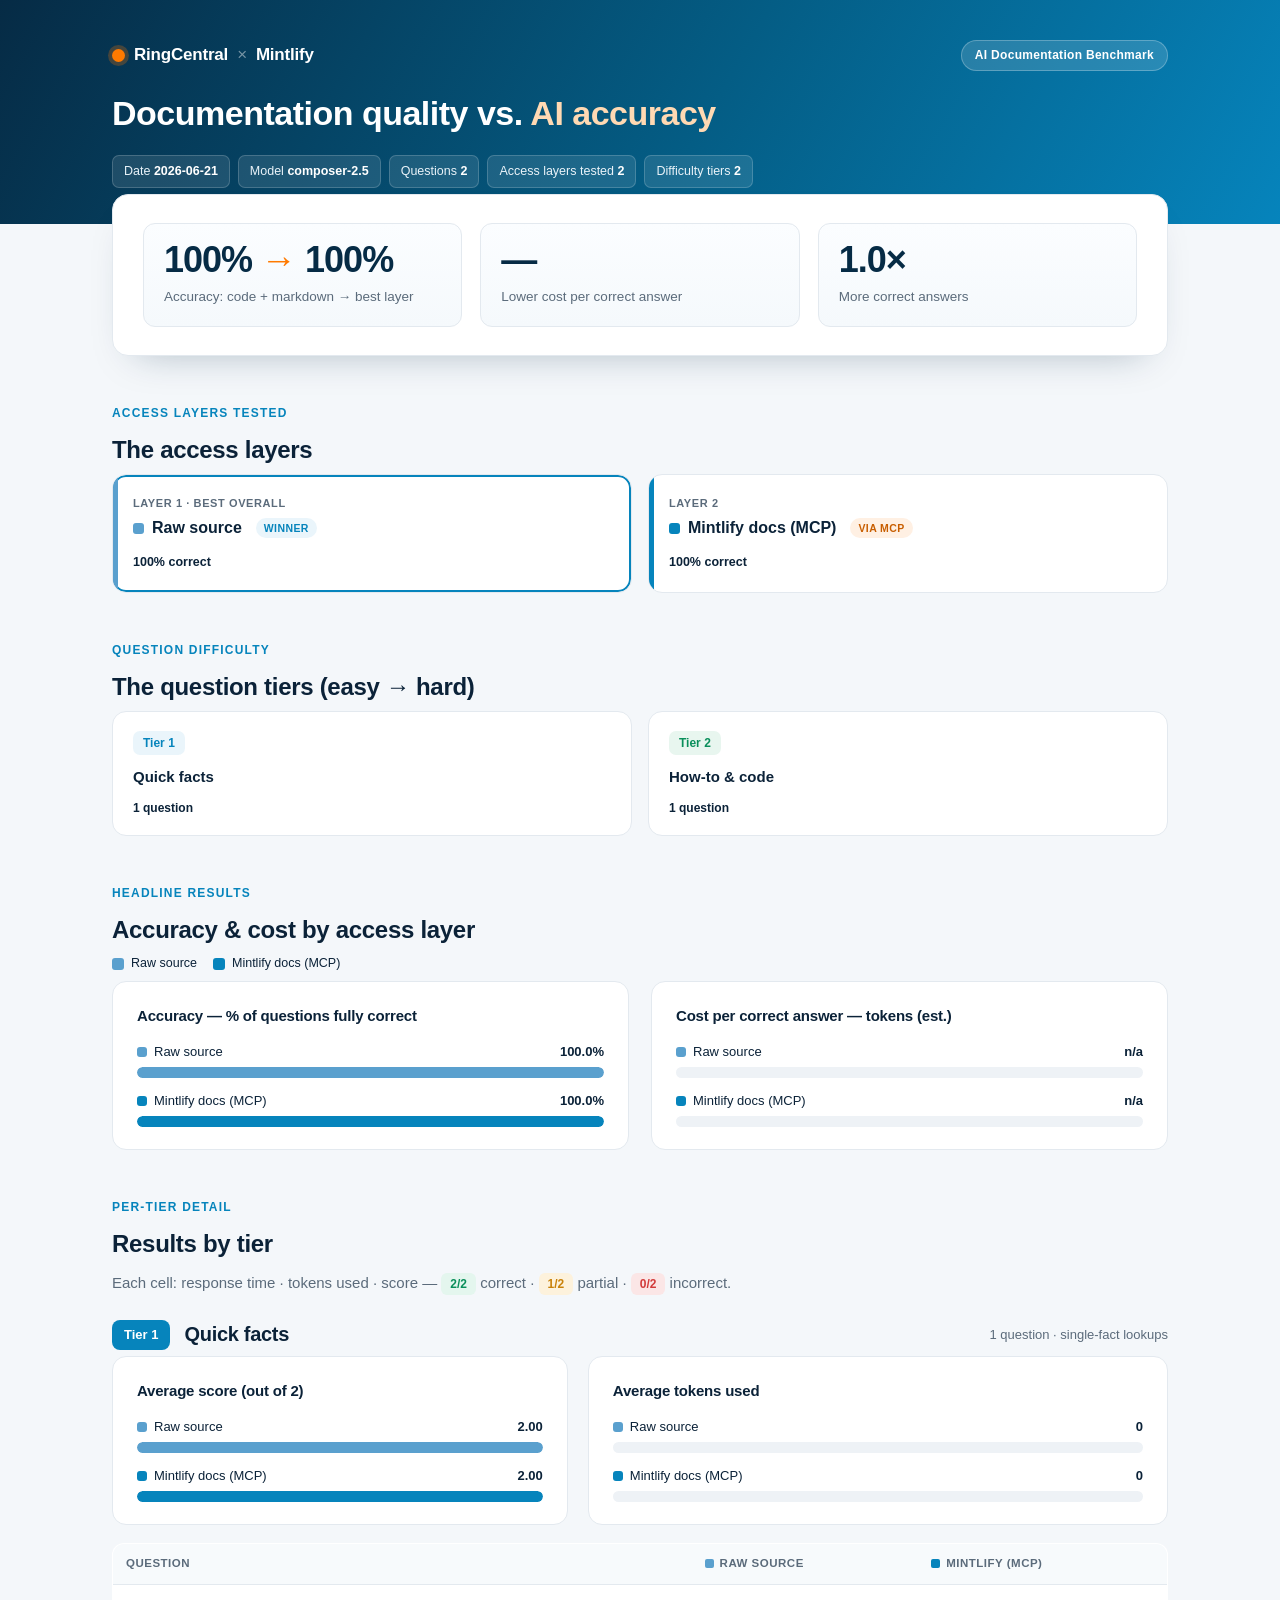
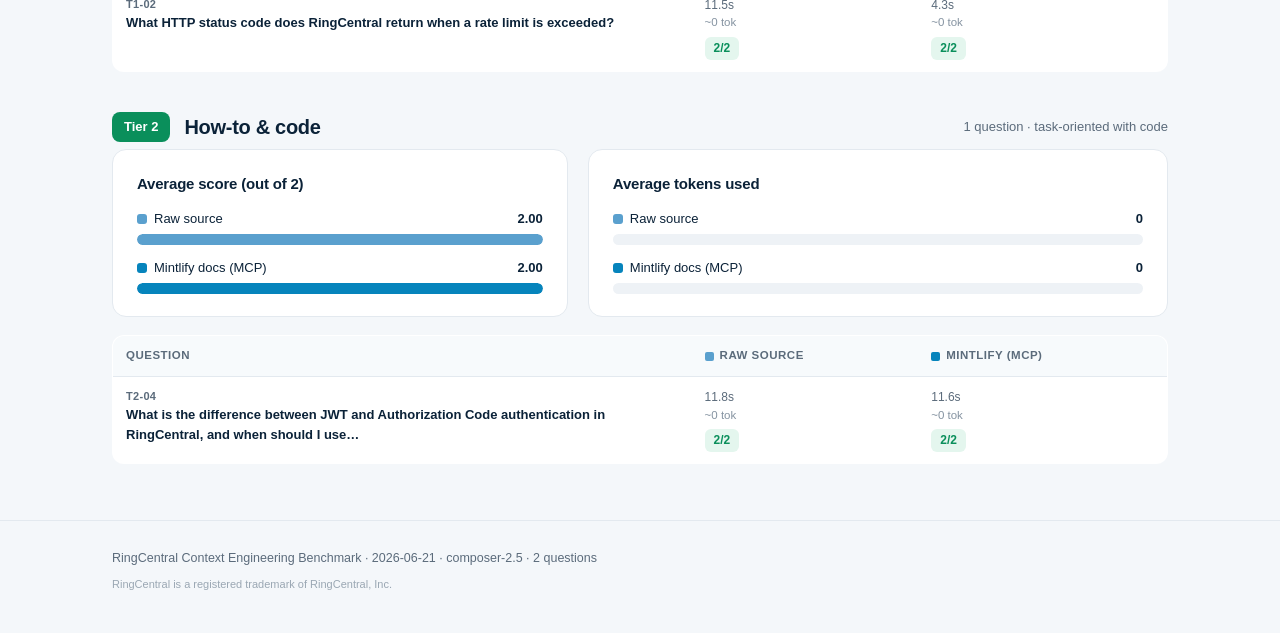
<file: benchmark/results/experiment_20260621_235732.html>
<!DOCTYPE html>
<html lang="en">
<head>
<meta charset="UTF-8">
<meta name="viewport" content="width=device-width, initial-scale=1.0">
<title>Documentation Quality vs. AI Accuracy — RingCentral Benchmark</title>
<style>
  :root{
    --rc-blue:#0684BC;--rc-blue-dark:#045d85;--rc-navy:#062b45;--rc-orange:#ff7a00;
    --ink:#0b2238;--muted:#5b6b7b;--line:#e3e9ef;--line-soft:#eef2f6;--bg:#f4f7fa;--card:#ffffff;
    --good:#0a8f5b;--warn:#c9820a;--bad:#d23b3b;
  }
  *{box-sizing:border-box;margin:0;padding:0;}
  body{font-family:-apple-system,BlinkMacSystemFont,'Segoe UI',Roboto,Helvetica,Arial,sans-serif;background:var(--bg);color:var(--ink);line-height:1.55;-webkit-font-smoothing:antialiased;}
  .header{background:linear-gradient(120deg,var(--rc-navy) 0%,var(--rc-blue-dark) 55%,var(--rc-blue) 100%);color:#fff;padding:40px 0 36px;}
  .header .inner{max-width:1120px;margin:0 auto;padding:0 32px;}
  .brand{display:flex;align-items:center;gap:12px;margin-bottom:22px;}
  .brand .logo{display:inline-flex;align-items:center;gap:9px;font-weight:800;letter-spacing:-.2px;font-size:17px;}
  .brand .dot{width:13px;height:13px;border-radius:50%;background:var(--rc-orange);box-shadow:0 0 0 4px rgba(255,122,0,.25);}
  .brand .sep{opacity:.45;font-weight:400;}
  .brand .tag{margin-left:auto;background:rgba(255,255,255,.14);border:1px solid rgba(255,255,255,.25);padding:5px 13px;border-radius:999px;font-size:12px;font-weight:600;letter-spacing:.3px;}
  .header h1{font-size:34px;line-height:1.18;font-weight:800;max-width:880px;letter-spacing:-.5px;}
  .header h1 .accent{color:#ffd9b3;}
  .runmeta{margin-top:22px;display:flex;flex-wrap:wrap;gap:8px;}
  .runmeta span{background:rgba(255,255,255,.10);border:1px solid rgba(255,255,255,.18);border-radius:7px;padding:6px 11px;font-size:12.5px;color:#eaf3f9;}
  .runmeta b{color:#fff;font-weight:700;}
  .container{max-width:1120px;margin:0 auto;padding:0 32px;}
  section{margin:48px auto;}
  .eyebrow{font-size:12px;font-weight:800;letter-spacing:1.2px;text-transform:uppercase;color:var(--rc-blue);margin-bottom:8px;}
  h2.title{font-size:24px;font-weight:800;letter-spacing:-.3px;margin-bottom:6px;}
  .section-sub{color:var(--muted);font-size:15px;max-width:760px;margin-bottom:24px;}
  .takeaway{margin-top:-30px;position:relative;z-index:2;}
  .takeaway .card{background:var(--card);border:1px solid var(--line);border-radius:16px;box-shadow:0 18px 40px -24px rgba(6,43,69,.35);padding:28px 30px;}
  .stat-row{display:grid;grid-template-columns:repeat(3,1fr);gap:18px;}
  .stat{border:1px solid var(--line);border-radius:12px;padding:18px 20px;background:linear-gradient(180deg,#fbfdff,#f5f9fc);}
  .stat .big{font-size:36px;font-weight:800;letter-spacing:-1px;color:var(--rc-navy);line-height:1;}
  .stat .big .arrow{color:var(--rc-orange);}
  .stat .cap{margin-top:9px;font-size:13.5px;color:var(--muted);}
  .grid-cards{display:grid;grid-template-columns:repeat(auto-fit,minmax(220px,1fr));gap:16px;}
  .grid-2{display:grid;grid-template-columns:1fr 1fr;gap:22px;}
  .card{background:var(--card);border:1px solid var(--line);border-radius:14px;}
  .panel{padding:22px 24px;}
  .panel h3{font-size:15px;font-weight:800;margin-bottom:14px;letter-spacing:-.2px;}
  .layer{padding:20px;border-radius:14px;border:1px solid var(--line);background:var(--card);position:relative;overflow:hidden;}
  .layer::before{content:"";position:absolute;left:0;top:0;bottom:0;width:5px;background:var(--lc);}
  .layer .step{font-size:11px;font-weight:800;letter-spacing:.6px;text-transform:uppercase;color:var(--muted);}
  .layer .name{font-size:16px;font-weight:800;margin:4px 0 8px;display:flex;align-items:center;gap:8px;}
  .layer .swatch{width:11px;height:11px;border-radius:3px;background:var(--lc);flex:none;}
  .layer .meta{margin-top:12px;font-size:12.5px;color:var(--ink);font-weight:600;}
  .layer.is-winner{box-shadow:0 0 0 2px var(--rc-blue) inset;}
  .pill{display:inline-block;font-size:10.5px;font-weight:800;letter-spacing:.4px;text-transform:uppercase;padding:2px 8px;border-radius:999px;background:#eaf5fb;color:var(--rc-blue);margin-left:6px;vertical-align:middle;}
  .pill.orange{background:#fff0e3;color:#c85e00;}
  .tcard{padding:18px 20px;border-radius:14px;border:1px solid var(--line);background:var(--card);}
  .tcard .badge{display:inline-block;font-size:12px;font-weight:800;padding:3px 10px;border-radius:7px;margin-bottom:10px;}
  .tcard .name{font-weight:800;font-size:15px;margin-bottom:6px;}
  .tcard .count{margin-top:10px;font-size:12px;color:var(--muted);}
  .tcard .count b{color:var(--ink);}
  .bar{margin-bottom:13px;}
  .bar:last-child{margin-bottom:0;}
  .bar .lab{display:flex;justify-content:space-between;gap:14px;font-size:13px;margin-bottom:5px;}
  .bar .lab .n{color:var(--ink);display:flex;align-items:center;gap:7px;}
  .bar .lab .n .sw{width:10px;height:10px;border-radius:3px;flex:none;}
  .bar .lab .v{font-weight:700;color:var(--ink);}
  .track{height:11px;background:#eef2f6;border-radius:6px;overflow:hidden;}
  .fill{height:100%;border-radius:6px;}
  .legend{display:flex;flex-wrap:wrap;gap:16px;margin-bottom:8px;}
  .legend .item{display:flex;align-items:center;gap:7px;font-size:12.5px;color:var(--ink);}
  .legend .sw{width:12px;height:12px;border-radius:3px;}
  .tier-head{display:flex;align-items:center;gap:14px;flex-wrap:wrap;margin-bottom:6px;}
  .tier-head .chip{font-size:13px;font-weight:800;color:#fff;padding:5px 12px;border-radius:8px;}
  .tier-head h3{font-size:20px;font-weight:800;letter-spacing:-.3px;}
  .tier-head .qn{font-size:13px;color:var(--muted);margin-left:auto;}
  .tier-block{margin-bottom:40px;}
  .mini-grid{display:grid;grid-template-columns:1.1fr 1.4fr;gap:20px;margin-bottom:18px;}
  table{width:100%;border-collapse:collapse;background:var(--card);border:1px solid var(--line);border-radius:12px;overflow:hidden;}
  th{background:#f7fafc;text-align:left;font-size:11.5px;text-transform:uppercase;letter-spacing:.5px;color:var(--muted);padding:11px 13px;border-bottom:1px solid var(--line);font-weight:800;}
  th .csw{display:inline-block;width:9px;height:9px;border-radius:2px;margin-right:6px;vertical-align:middle;}
  td{padding:11px 13px;font-size:13px;border-bottom:1px solid var(--line-soft);vertical-align:top;color:var(--ink);}
  tr:last-child td{border-bottom:none;}
  tbody tr:hover td{background:#fafcfe;}
  td.q{color:var(--ink);font-weight:600;max-width:320px;}
  .qid{font-size:11px;font-weight:800;color:var(--muted);letter-spacing:.3px;}
  .cell .t{font-size:12px;color:var(--muted);}
  .cell .tok{font-size:11.5px;color:#8593a1;}
  .score{display:inline-block;margin-top:5px;padding:2px 9px;border-radius:6px;font-weight:800;font-size:12px;}
  .s2{background:#e4f6ee;color:var(--good);}
  .s1{background:#fdf2dc;color:var(--warn);}
  .s0{background:#fbe6e6;color:var(--bad);}
  .footer{border-top:1px solid var(--line);margin-top:56px;padding:28px 0 40px;}
  .footer .inner{max-width:1120px;margin:0 auto;padding:0 32px;color:var(--muted);font-size:12.5px;}
  .footer .legal{margin-top:8px;font-size:11px;color:#9aa7b3;}
  @media (max-width:900px){.header h1{font-size:26px;}.grid-2,.stat-row,.mini-grid{grid-template-columns:1fr;}.container,.header .inner,.footer .inner{padding-left:18px;padding-right:18px;}table{display:block;overflow-x:auto;white-space:nowrap;}}
</style>
</head>
<body>
<div class="header">
  <div class="inner">
    <div class="brand">
      <span class="logo"><span class="dot"></span>RingCentral <span class="sep">&times;</span> Mintlify</span>
      <span class="tag">AI Documentation Benchmark</span>
    </div>
    <h1>Documentation quality vs. <span class="accent">AI accuracy</span></h1>
    <div class="runmeta">
      <span>Date <b>2026-06-21</b></span>
      <span>Model <b>composer-2.5</b></span>
      <span>Questions <b>2</b></span>
      <span>Access layers tested <b>2</b></span>
      <span>Difficulty tiers <b>2</b></span>
    </div>
  </div>
</div>
<div class="container">
  <section class="takeaway">
    <div class="card">
      <div class="stat-row">
        <div class="stat"><div class="big">100% <span class='arrow'>&rarr;</span> 100%</div><div class="cap">Accuracy: code + markdown &rarr; best layer</div></div>
        <div class="stat"><div class="big">&mdash;</div><div class="cap">Lower cost per correct answer</div></div>
        <div class="stat"><div class="big">1.0&times;</div><div class="cap">More correct answers</div></div>
      </div>
    </div>
  </section>

  <section>
    <div class="eyebrow">Access layers tested</div>
    <h2 class="title">The access layers</h2>
    <div class="grid-cards">
      <div class="layer is-winner" style="--lc:#5aa0ce">
        <div class="step">Layer 1 &middot; Best overall</div>
        <div class="name"><span class="swatch"></span>Raw source <span class="pill">winner</span></div>
        <div class="meta">100% correct</div>
      </div>
      <div class="layer" style="--lc:#0684bc">
        <div class="step">Layer 2</div>
        <div class="name"><span class="swatch"></span>Mintlify docs (MCP) <span class="pill orange">via MCP</span></div>
        <div class="meta">100% correct</div>
      </div>
    </div>
  </section>

  <section>
    <div class="eyebrow">Question difficulty</div>
    <h2 class="title">The question tiers (easy &rarr; hard)</h2>
    <div class="grid-cards">
      <div class="tcard">
        <span class="badge" style="background:#eaf5fb;color:#0684bc;">Tier 1</span>
        <div class="name">Quick facts</div>
        <div class="count"><b>1 question</b></div>
      </div>
      <div class="tcard">
        <span class="badge" style="background:#e8f6ef;color:#0a8f5b;">Tier 2</span>
        <div class="name">How-to &amp; code</div>
        <div class="count"><b>1 question</b></div>
      </div>
    </div>
  </section>

  <section>
    <div class="eyebrow">Headline results</div>
    <h2 class="title">Accuracy &amp; cost by access layer</h2>
    <div class="legend"><div class="item"><span class="sw" style="background:#5aa0ce"></span>Raw source</div><div class="item"><span class="sw" style="background:#0684bc"></span>Mintlify docs (MCP)</div></div>
    <div class="grid-2">
      <div class="card panel"><h3>Accuracy — % of questions fully correct</h3><div class="bar"><div class="lab"><span class="n"><span class="sw" style="background:#5aa0ce"></span>Raw source</span><span class="v">100.0%</span></div><div class="track"><div class="fill" style="width:100.0%;background:#5aa0ce"></div></div></div><div class="bar"><div class="lab"><span class="n"><span class="sw" style="background:#0684bc"></span>Mintlify docs (MCP)</span><span class="v">100.0%</span></div><div class="track"><div class="fill" style="width:100.0%;background:#0684bc"></div></div></div></div>
      <div class="card panel"><h3>Cost per correct answer — tokens (est.)</h3><div class="bar"><div class="lab"><span class="n"><span class="sw" style="background:#5aa0ce"></span>Raw source</span><span class="v">n/a</span></div><div class="track"><div class="fill" style="width:0.0%;background:#5aa0ce"></div></div></div><div class="bar"><div class="lab"><span class="n"><span class="sw" style="background:#0684bc"></span>Mintlify docs (MCP)</span><span class="v">n/a</span></div><div class="track"><div class="fill" style="width:0.0%;background:#0684bc"></div></div></div></div>
    </div>
  </section>

  <section>
    <div class="eyebrow">Per-tier detail</div>
    <h2 class="title">Results by tier</h2>
    <p class="section-sub">Each cell: response time &middot; tokens used &middot; score — <span class="score s2">2/2</span> correct &middot; <span class="score s1">1/2</span> partial &middot; <span class="score s0">0/2</span> incorrect.</p>
    
    <div class="tier-block">
      <div class="tier-head">
        <span class="chip" style="background:#0684bc">Tier 1</span>
        <h3>Quick facts</h3>
        <span class="qn">1 question &middot; single-fact lookups</span>
      </div>
      <div class="mini-grid">
        <div class="card panel"><h3>Average score (out of 2)</h3><div class="bar"><div class="lab"><span class="n"><span class="sw" style="background:#5aa0ce"></span>Raw source</span><span class="v">2.00</span></div><div class="track"><div class="fill" style="width:100.0%;background:#5aa0ce"></div></div></div><div class="bar"><div class="lab"><span class="n"><span class="sw" style="background:#0684bc"></span>Mintlify docs (MCP)</span><span class="v">2.00</span></div><div class="track"><div class="fill" style="width:100.0%;background:#0684bc"></div></div></div></div>
        <div class="card panel"><h3>Average tokens used</h3><div class="bar"><div class="lab"><span class="n"><span class="sw" style="background:#5aa0ce"></span>Raw source</span><span class="v">0</span></div><div class="track"><div class="fill" style="width:0.0%;background:#5aa0ce"></div></div></div><div class="bar"><div class="lab"><span class="n"><span class="sw" style="background:#0684bc"></span>Mintlify docs (MCP)</span><span class="v">0</span></div><div class="track"><div class="fill" style="width:0.0%;background:#0684bc"></div></div></div></div>
      </div>
      <table>
        <thead><tr><th>Question</th><th><span class="csw" style="background:#5aa0ce"></span>Raw source</th><th><span class="csw" style="background:#0684bc"></span>Mintlify (MCP)</th></tr></thead>
        <tbody><tr><td class="q"><div class="qid">T1-02</div>What HTTP status code does RingCentral return when a rate limit is exceeded?</td><td class="cell"><div class="t">11.5s</div><div class="tok">~0 tok</div><span class="score s2">2/2</span></td><td class="cell"><div class="t">4.3s</div><div class="tok">~0 tok</div><span class="score s2">2/2</span></td></tr></tbody>
      </table>
    </div>
    <div class="tier-block">
      <div class="tier-head">
        <span class="chip" style="background:#0a8f5b">Tier 2</span>
        <h3>How-to &amp; code</h3>
        <span class="qn">1 question &middot; task-oriented with code</span>
      </div>
      <div class="mini-grid">
        <div class="card panel"><h3>Average score (out of 2)</h3><div class="bar"><div class="lab"><span class="n"><span class="sw" style="background:#5aa0ce"></span>Raw source</span><span class="v">2.00</span></div><div class="track"><div class="fill" style="width:100.0%;background:#5aa0ce"></div></div></div><div class="bar"><div class="lab"><span class="n"><span class="sw" style="background:#0684bc"></span>Mintlify docs (MCP)</span><span class="v">2.00</span></div><div class="track"><div class="fill" style="width:100.0%;background:#0684bc"></div></div></div></div>
        <div class="card panel"><h3>Average tokens used</h3><div class="bar"><div class="lab"><span class="n"><span class="sw" style="background:#5aa0ce"></span>Raw source</span><span class="v">0</span></div><div class="track"><div class="fill" style="width:0.0%;background:#5aa0ce"></div></div></div><div class="bar"><div class="lab"><span class="n"><span class="sw" style="background:#0684bc"></span>Mintlify docs (MCP)</span><span class="v">0</span></div><div class="track"><div class="fill" style="width:0.0%;background:#0684bc"></div></div></div></div>
      </div>
      <table>
        <thead><tr><th>Question</th><th><span class="csw" style="background:#5aa0ce"></span>Raw source</th><th><span class="csw" style="background:#0684bc"></span>Mintlify (MCP)</th></tr></thead>
        <tbody><tr><td class="q"><div class="qid">T2-04</div>What is the difference between JWT and Authorization Code authentication in RingCentral, and when should I use…</td><td class="cell"><div class="t">11.8s</div><div class="tok">~0 tok</div><span class="score s2">2/2</span></td><td class="cell"><div class="t">11.6s</div><div class="tok">~0 tok</div><span class="score s2">2/2</span></td></tr></tbody>
      </table>
    </div>
  </section>
</div>
<div class="footer">
  <div class="inner">
    RingCentral Context Engineering Benchmark &middot; 2026-06-21 &middot; composer-2.5 &middot; 2 questions
    <div class="legal">RingCentral is a registered trademark of RingCentral, Inc.</div>
  </div>
</div>
</body>
</html>
</file>
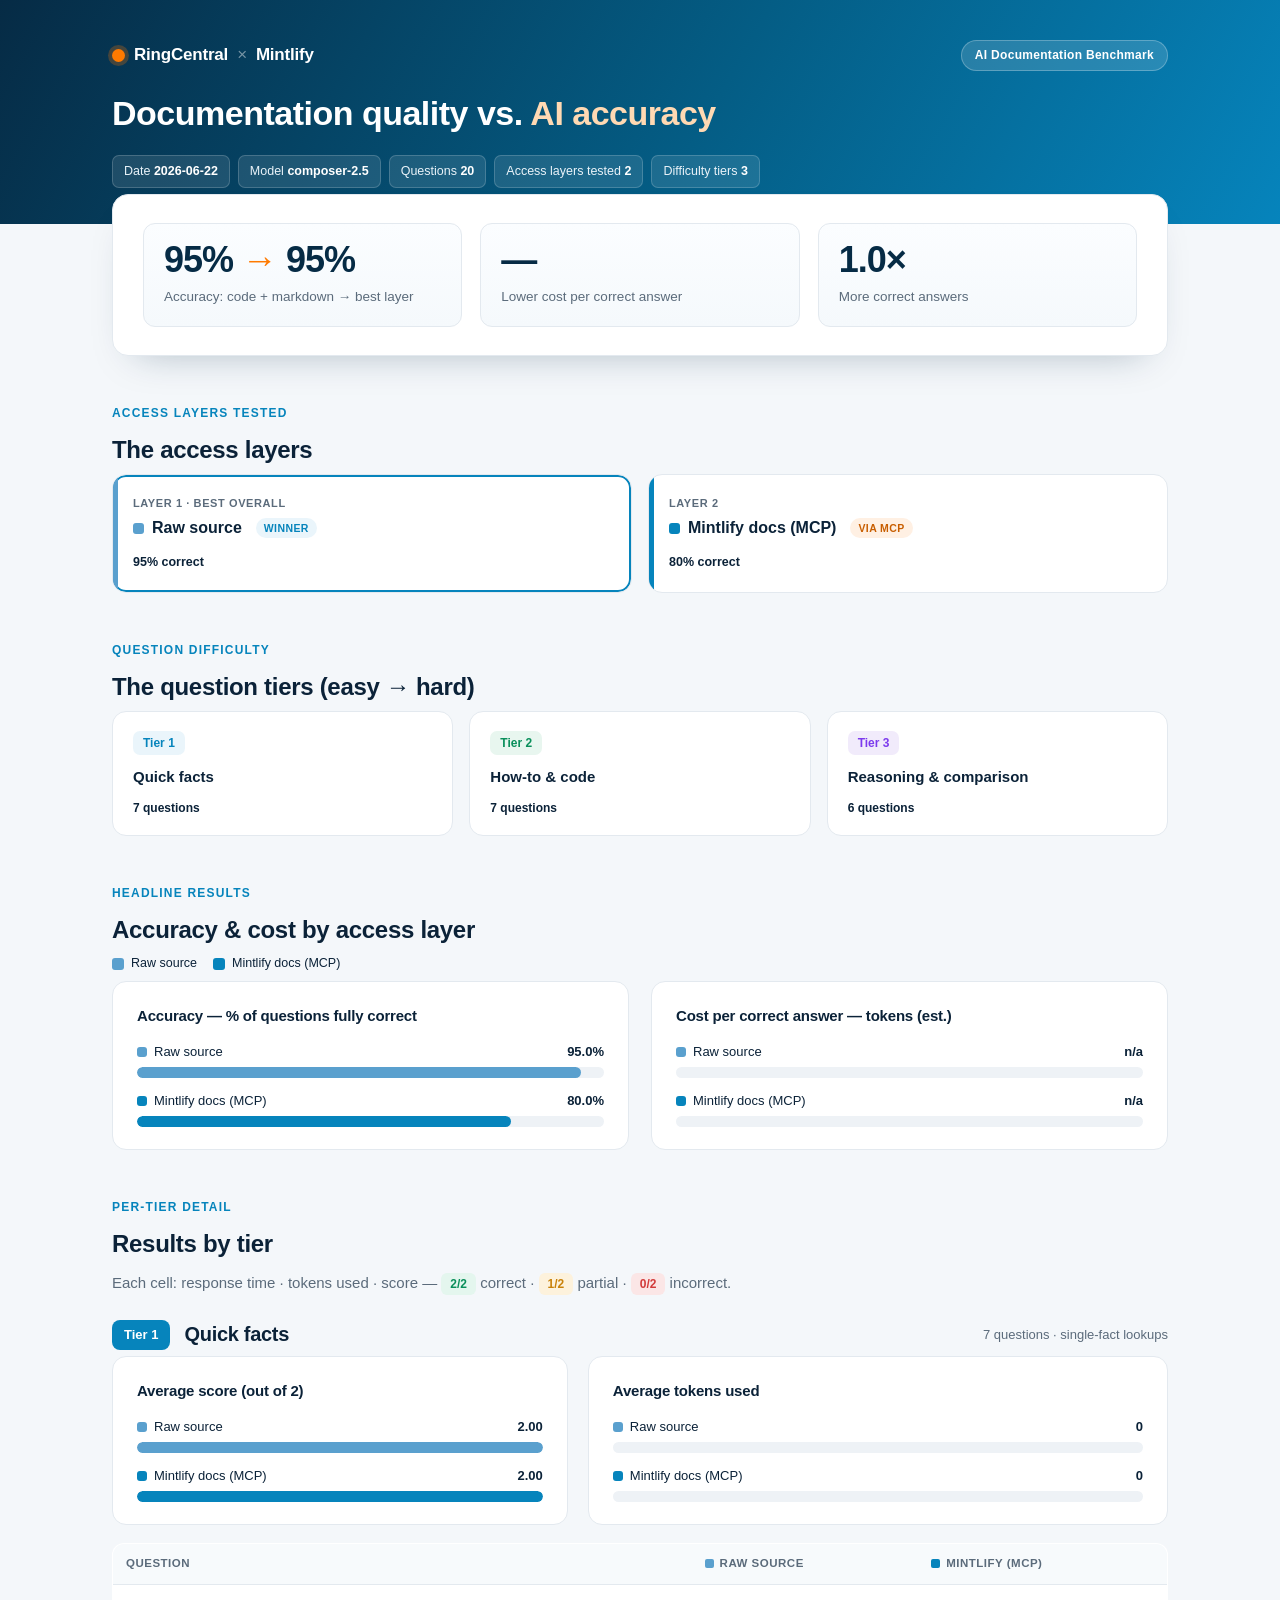
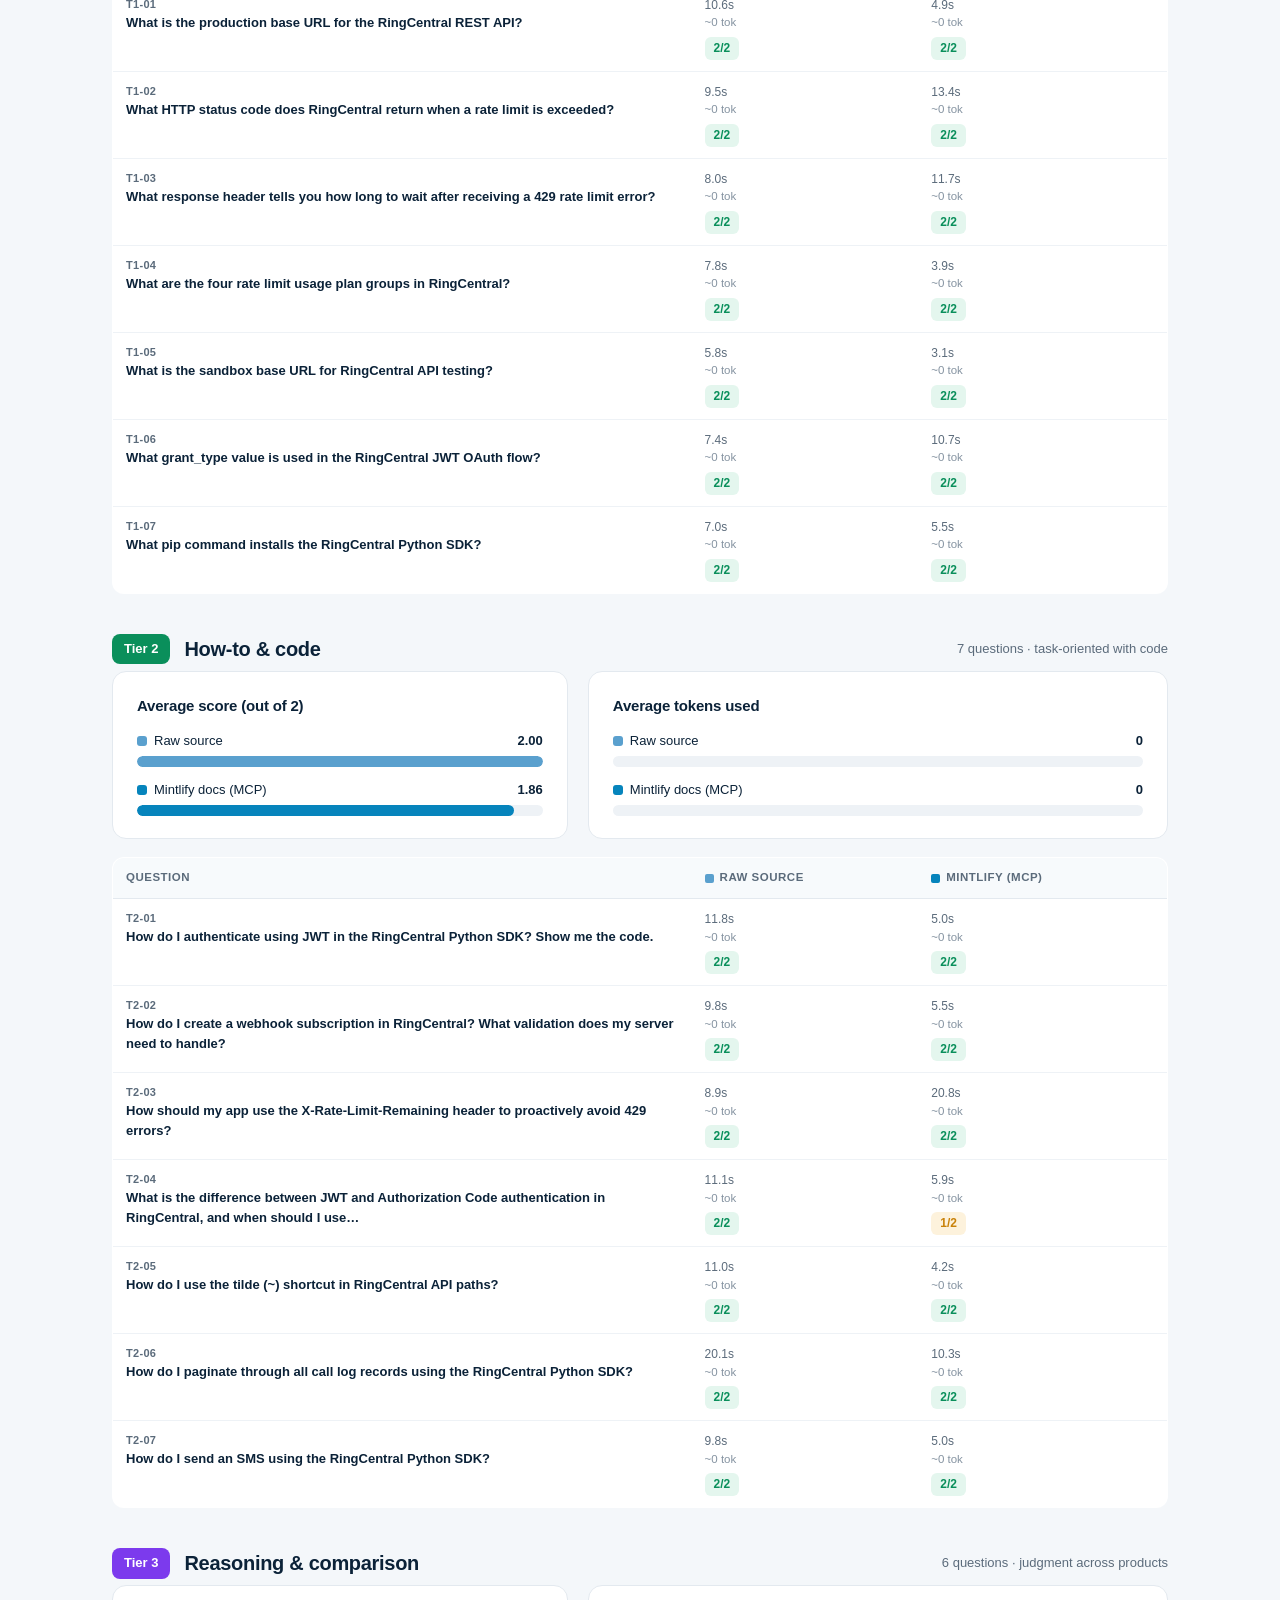
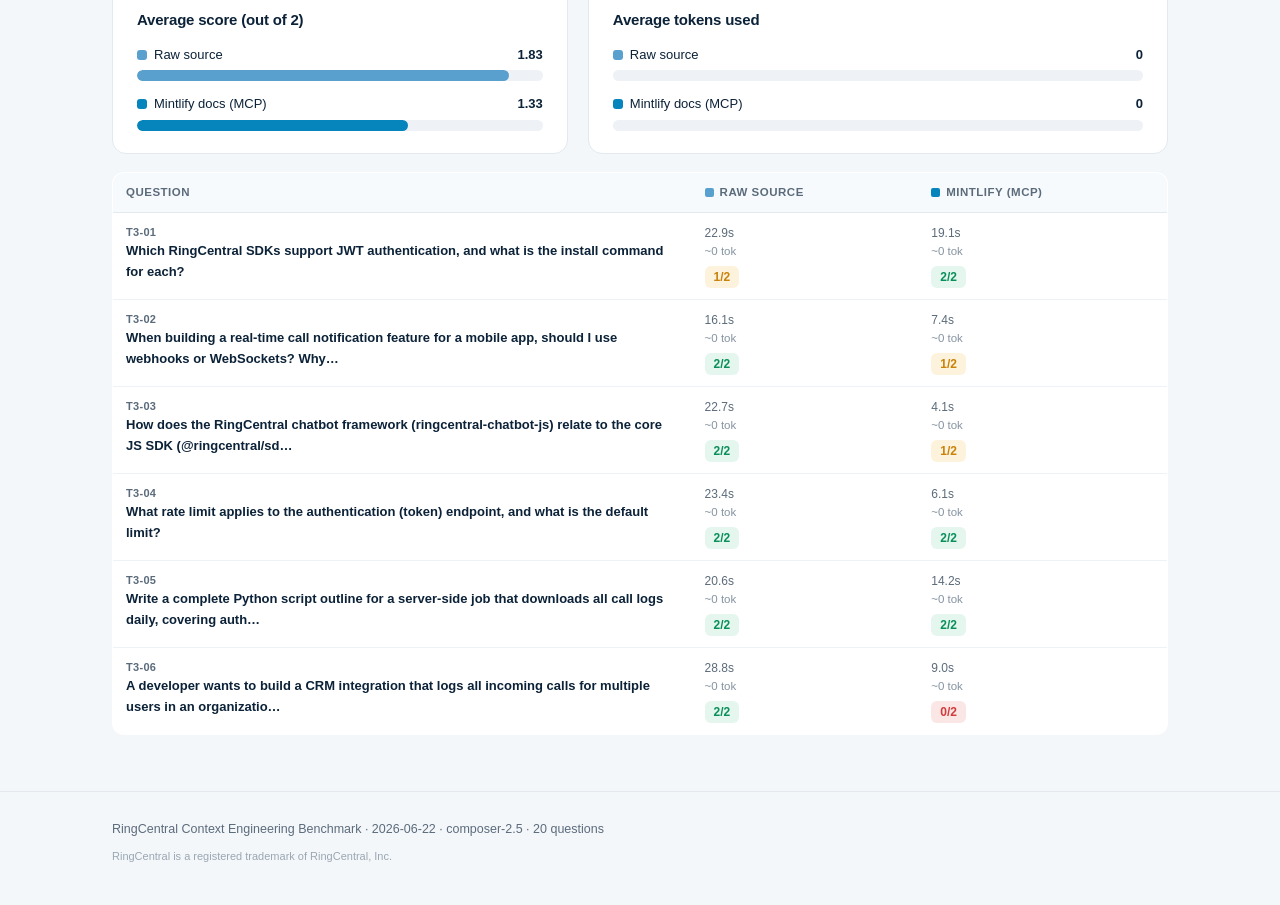
<file: benchmark/results/experiment_20260622_000844.html>
<!DOCTYPE html>
<html lang="en">
<head>
<meta charset="UTF-8">
<meta name="viewport" content="width=device-width, initial-scale=1.0">
<title>Documentation Quality vs. AI Accuracy — RingCentral Benchmark</title>
<style>
  :root{
    --rc-blue:#0684BC;--rc-blue-dark:#045d85;--rc-navy:#062b45;--rc-orange:#ff7a00;
    --ink:#0b2238;--muted:#5b6b7b;--line:#e3e9ef;--line-soft:#eef2f6;--bg:#f4f7fa;--card:#ffffff;
    --good:#0a8f5b;--warn:#c9820a;--bad:#d23b3b;
  }
  *{box-sizing:border-box;margin:0;padding:0;}
  body{font-family:-apple-system,BlinkMacSystemFont,'Segoe UI',Roboto,Helvetica,Arial,sans-serif;background:var(--bg);color:var(--ink);line-height:1.55;-webkit-font-smoothing:antialiased;}
  .header{background:linear-gradient(120deg,var(--rc-navy) 0%,var(--rc-blue-dark) 55%,var(--rc-blue) 100%);color:#fff;padding:40px 0 36px;}
  .header .inner{max-width:1120px;margin:0 auto;padding:0 32px;}
  .brand{display:flex;align-items:center;gap:12px;margin-bottom:22px;}
  .brand .logo{display:inline-flex;align-items:center;gap:9px;font-weight:800;letter-spacing:-.2px;font-size:17px;}
  .brand .dot{width:13px;height:13px;border-radius:50%;background:var(--rc-orange);box-shadow:0 0 0 4px rgba(255,122,0,.25);}
  .brand .sep{opacity:.45;font-weight:400;}
  .brand .tag{margin-left:auto;background:rgba(255,255,255,.14);border:1px solid rgba(255,255,255,.25);padding:5px 13px;border-radius:999px;font-size:12px;font-weight:600;letter-spacing:.3px;}
  .header h1{font-size:34px;line-height:1.18;font-weight:800;max-width:880px;letter-spacing:-.5px;}
  .header h1 .accent{color:#ffd9b3;}
  .runmeta{margin-top:22px;display:flex;flex-wrap:wrap;gap:8px;}
  .runmeta span{background:rgba(255,255,255,.10);border:1px solid rgba(255,255,255,.18);border-radius:7px;padding:6px 11px;font-size:12.5px;color:#eaf3f9;}
  .runmeta b{color:#fff;font-weight:700;}
  .container{max-width:1120px;margin:0 auto;padding:0 32px;}
  section{margin:48px auto;}
  .eyebrow{font-size:12px;font-weight:800;letter-spacing:1.2px;text-transform:uppercase;color:var(--rc-blue);margin-bottom:8px;}
  h2.title{font-size:24px;font-weight:800;letter-spacing:-.3px;margin-bottom:6px;}
  .section-sub{color:var(--muted);font-size:15px;max-width:760px;margin-bottom:24px;}
  .takeaway{margin-top:-30px;position:relative;z-index:2;}
  .takeaway .card{background:var(--card);border:1px solid var(--line);border-radius:16px;box-shadow:0 18px 40px -24px rgba(6,43,69,.35);padding:28px 30px;}
  .stat-row{display:grid;grid-template-columns:repeat(3,1fr);gap:18px;}
  .stat{border:1px solid var(--line);border-radius:12px;padding:18px 20px;background:linear-gradient(180deg,#fbfdff,#f5f9fc);}
  .stat .big{font-size:36px;font-weight:800;letter-spacing:-1px;color:var(--rc-navy);line-height:1;}
  .stat .big .arrow{color:var(--rc-orange);}
  .stat .cap{margin-top:9px;font-size:13.5px;color:var(--muted);}
  .grid-cards{display:grid;grid-template-columns:repeat(auto-fit,minmax(220px,1fr));gap:16px;}
  .grid-2{display:grid;grid-template-columns:1fr 1fr;gap:22px;}
  .card{background:var(--card);border:1px solid var(--line);border-radius:14px;}
  .panel{padding:22px 24px;}
  .panel h3{font-size:15px;font-weight:800;margin-bottom:14px;letter-spacing:-.2px;}
  .layer{padding:20px;border-radius:14px;border:1px solid var(--line);background:var(--card);position:relative;overflow:hidden;}
  .layer::before{content:"";position:absolute;left:0;top:0;bottom:0;width:5px;background:var(--lc);}
  .layer .step{font-size:11px;font-weight:800;letter-spacing:.6px;text-transform:uppercase;color:var(--muted);}
  .layer .name{font-size:16px;font-weight:800;margin:4px 0 8px;display:flex;align-items:center;gap:8px;}
  .layer .swatch{width:11px;height:11px;border-radius:3px;background:var(--lc);flex:none;}
  .layer .meta{margin-top:12px;font-size:12.5px;color:var(--ink);font-weight:600;}
  .layer.is-winner{box-shadow:0 0 0 2px var(--rc-blue) inset;}
  .pill{display:inline-block;font-size:10.5px;font-weight:800;letter-spacing:.4px;text-transform:uppercase;padding:2px 8px;border-radius:999px;background:#eaf5fb;color:var(--rc-blue);margin-left:6px;vertical-align:middle;}
  .pill.orange{background:#fff0e3;color:#c85e00;}
  .tcard{padding:18px 20px;border-radius:14px;border:1px solid var(--line);background:var(--card);}
  .tcard .badge{display:inline-block;font-size:12px;font-weight:800;padding:3px 10px;border-radius:7px;margin-bottom:10px;}
  .tcard .name{font-weight:800;font-size:15px;margin-bottom:6px;}
  .tcard .count{margin-top:10px;font-size:12px;color:var(--muted);}
  .tcard .count b{color:var(--ink);}
  .bar{margin-bottom:13px;}
  .bar:last-child{margin-bottom:0;}
  .bar .lab{display:flex;justify-content:space-between;gap:14px;font-size:13px;margin-bottom:5px;}
  .bar .lab .n{color:var(--ink);display:flex;align-items:center;gap:7px;}
  .bar .lab .n .sw{width:10px;height:10px;border-radius:3px;flex:none;}
  .bar .lab .v{font-weight:700;color:var(--ink);}
  .track{height:11px;background:#eef2f6;border-radius:6px;overflow:hidden;}
  .fill{height:100%;border-radius:6px;}
  .legend{display:flex;flex-wrap:wrap;gap:16px;margin-bottom:8px;}
  .legend .item{display:flex;align-items:center;gap:7px;font-size:12.5px;color:var(--ink);}
  .legend .sw{width:12px;height:12px;border-radius:3px;}
  .tier-head{display:flex;align-items:center;gap:14px;flex-wrap:wrap;margin-bottom:6px;}
  .tier-head .chip{font-size:13px;font-weight:800;color:#fff;padding:5px 12px;border-radius:8px;}
  .tier-head h3{font-size:20px;font-weight:800;letter-spacing:-.3px;}
  .tier-head .qn{font-size:13px;color:var(--muted);margin-left:auto;}
  .tier-block{margin-bottom:40px;}
  .mini-grid{display:grid;grid-template-columns:1.1fr 1.4fr;gap:20px;margin-bottom:18px;}
  table{width:100%;border-collapse:collapse;background:var(--card);border:1px solid var(--line);border-radius:12px;overflow:hidden;}
  th{background:#f7fafc;text-align:left;font-size:11.5px;text-transform:uppercase;letter-spacing:.5px;color:var(--muted);padding:11px 13px;border-bottom:1px solid var(--line);font-weight:800;}
  th .csw{display:inline-block;width:9px;height:9px;border-radius:2px;margin-right:6px;vertical-align:middle;}
  td{padding:11px 13px;font-size:13px;border-bottom:1px solid var(--line-soft);vertical-align:top;color:var(--ink);}
  tr:last-child td{border-bottom:none;}
  tbody tr:hover td{background:#fafcfe;}
  td.q{color:var(--ink);font-weight:600;max-width:320px;}
  .qid{font-size:11px;font-weight:800;color:var(--muted);letter-spacing:.3px;}
  .cell .t{font-size:12px;color:var(--muted);}
  .cell .tok{font-size:11.5px;color:#8593a1;}
  .score{display:inline-block;margin-top:5px;padding:2px 9px;border-radius:6px;font-weight:800;font-size:12px;}
  .s2{background:#e4f6ee;color:var(--good);}
  .s1{background:#fdf2dc;color:var(--warn);}
  .s0{background:#fbe6e6;color:var(--bad);}
  .footer{border-top:1px solid var(--line);margin-top:56px;padding:28px 0 40px;}
  .footer .inner{max-width:1120px;margin:0 auto;padding:0 32px;color:var(--muted);font-size:12.5px;}
  .footer .legal{margin-top:8px;font-size:11px;color:#9aa7b3;}
  @media (max-width:900px){.header h1{font-size:26px;}.grid-2,.stat-row,.mini-grid{grid-template-columns:1fr;}.container,.header .inner,.footer .inner{padding-left:18px;padding-right:18px;}table{display:block;overflow-x:auto;white-space:nowrap;}}
</style>
</head>
<body>
<div class="header">
  <div class="inner">
    <div class="brand">
      <span class="logo"><span class="dot"></span>RingCentral <span class="sep">&times;</span> Mintlify</span>
      <span class="tag">AI Documentation Benchmark</span>
    </div>
    <h1>Documentation quality vs. <span class="accent">AI accuracy</span></h1>
    <div class="runmeta">
      <span>Date <b>2026-06-22</b></span>
      <span>Model <b>composer-2.5</b></span>
      <span>Questions <b>20</b></span>
      <span>Access layers tested <b>2</b></span>
      <span>Difficulty tiers <b>3</b></span>
    </div>
  </div>
</div>
<div class="container">
  <section class="takeaway">
    <div class="card">
      <div class="stat-row">
        <div class="stat"><div class="big">95% <span class='arrow'>&rarr;</span> 95%</div><div class="cap">Accuracy: code + markdown &rarr; best layer</div></div>
        <div class="stat"><div class="big">&mdash;</div><div class="cap">Lower cost per correct answer</div></div>
        <div class="stat"><div class="big">1.0&times;</div><div class="cap">More correct answers</div></div>
      </div>
    </div>
  </section>

  <section>
    <div class="eyebrow">Access layers tested</div>
    <h2 class="title">The access layers</h2>
    <div class="grid-cards">
      <div class="layer is-winner" style="--lc:#5aa0ce">
        <div class="step">Layer 1 &middot; Best overall</div>
        <div class="name"><span class="swatch"></span>Raw source <span class="pill">winner</span></div>
        <div class="meta">95% correct</div>
      </div>
      <div class="layer" style="--lc:#0684bc">
        <div class="step">Layer 2</div>
        <div class="name"><span class="swatch"></span>Mintlify docs (MCP) <span class="pill orange">via MCP</span></div>
        <div class="meta">80% correct</div>
      </div>
    </div>
  </section>

  <section>
    <div class="eyebrow">Question difficulty</div>
    <h2 class="title">The question tiers (easy &rarr; hard)</h2>
    <div class="grid-cards">
      <div class="tcard">
        <span class="badge" style="background:#eaf5fb;color:#0684bc;">Tier 1</span>
        <div class="name">Quick facts</div>
        <div class="count"><b>7 questions</b></div>
      </div>
      <div class="tcard">
        <span class="badge" style="background:#e8f6ef;color:#0a8f5b;">Tier 2</span>
        <div class="name">How-to &amp; code</div>
        <div class="count"><b>7 questions</b></div>
      </div>
      <div class="tcard">
        <span class="badge" style="background:#f1ebfb;color:#7c3aed;">Tier 3</span>
        <div class="name">Reasoning &amp; comparison</div>
        <div class="count"><b>6 questions</b></div>
      </div>
    </div>
  </section>

  <section>
    <div class="eyebrow">Headline results</div>
    <h2 class="title">Accuracy &amp; cost by access layer</h2>
    <div class="legend"><div class="item"><span class="sw" style="background:#5aa0ce"></span>Raw source</div><div class="item"><span class="sw" style="background:#0684bc"></span>Mintlify docs (MCP)</div></div>
    <div class="grid-2">
      <div class="card panel"><h3>Accuracy — % of questions fully correct</h3><div class="bar"><div class="lab"><span class="n"><span class="sw" style="background:#5aa0ce"></span>Raw source</span><span class="v">95.0%</span></div><div class="track"><div class="fill" style="width:95.0%;background:#5aa0ce"></div></div></div><div class="bar"><div class="lab"><span class="n"><span class="sw" style="background:#0684bc"></span>Mintlify docs (MCP)</span><span class="v">80.0%</span></div><div class="track"><div class="fill" style="width:80.0%;background:#0684bc"></div></div></div></div>
      <div class="card panel"><h3>Cost per correct answer — tokens (est.)</h3><div class="bar"><div class="lab"><span class="n"><span class="sw" style="background:#5aa0ce"></span>Raw source</span><span class="v">n/a</span></div><div class="track"><div class="fill" style="width:0.0%;background:#5aa0ce"></div></div></div><div class="bar"><div class="lab"><span class="n"><span class="sw" style="background:#0684bc"></span>Mintlify docs (MCP)</span><span class="v">n/a</span></div><div class="track"><div class="fill" style="width:0.0%;background:#0684bc"></div></div></div></div>
    </div>
  </section>

  <section>
    <div class="eyebrow">Per-tier detail</div>
    <h2 class="title">Results by tier</h2>
    <p class="section-sub">Each cell: response time &middot; tokens used &middot; score — <span class="score s2">2/2</span> correct &middot; <span class="score s1">1/2</span> partial &middot; <span class="score s0">0/2</span> incorrect.</p>
    
    <div class="tier-block">
      <div class="tier-head">
        <span class="chip" style="background:#0684bc">Tier 1</span>
        <h3>Quick facts</h3>
        <span class="qn">7 questions &middot; single-fact lookups</span>
      </div>
      <div class="mini-grid">
        <div class="card panel"><h3>Average score (out of 2)</h3><div class="bar"><div class="lab"><span class="n"><span class="sw" style="background:#5aa0ce"></span>Raw source</span><span class="v">2.00</span></div><div class="track"><div class="fill" style="width:100.0%;background:#5aa0ce"></div></div></div><div class="bar"><div class="lab"><span class="n"><span class="sw" style="background:#0684bc"></span>Mintlify docs (MCP)</span><span class="v">2.00</span></div><div class="track"><div class="fill" style="width:100.0%;background:#0684bc"></div></div></div></div>
        <div class="card panel"><h3>Average tokens used</h3><div class="bar"><div class="lab"><span class="n"><span class="sw" style="background:#5aa0ce"></span>Raw source</span><span class="v">0</span></div><div class="track"><div class="fill" style="width:0.0%;background:#5aa0ce"></div></div></div><div class="bar"><div class="lab"><span class="n"><span class="sw" style="background:#0684bc"></span>Mintlify docs (MCP)</span><span class="v">0</span></div><div class="track"><div class="fill" style="width:0.0%;background:#0684bc"></div></div></div></div>
      </div>
      <table>
        <thead><tr><th>Question</th><th><span class="csw" style="background:#5aa0ce"></span>Raw source</th><th><span class="csw" style="background:#0684bc"></span>Mintlify (MCP)</th></tr></thead>
        <tbody><tr><td class="q"><div class="qid">T1-01</div>What is the production base URL for the RingCentral REST API?</td><td class="cell"><div class="t">10.6s</div><div class="tok">~0 tok</div><span class="score s2">2/2</span></td><td class="cell"><div class="t">4.9s</div><div class="tok">~0 tok</div><span class="score s2">2/2</span></td></tr><tr><td class="q"><div class="qid">T1-02</div>What HTTP status code does RingCentral return when a rate limit is exceeded?</td><td class="cell"><div class="t">9.5s</div><div class="tok">~0 tok</div><span class="score s2">2/2</span></td><td class="cell"><div class="t">13.4s</div><div class="tok">~0 tok</div><span class="score s2">2/2</span></td></tr><tr><td class="q"><div class="qid">T1-03</div>What response header tells you how long to wait after receiving a 429 rate limit error?</td><td class="cell"><div class="t">8.0s</div><div class="tok">~0 tok</div><span class="score s2">2/2</span></td><td class="cell"><div class="t">11.7s</div><div class="tok">~0 tok</div><span class="score s2">2/2</span></td></tr><tr><td class="q"><div class="qid">T1-04</div>What are the four rate limit usage plan groups in RingCentral?</td><td class="cell"><div class="t">7.8s</div><div class="tok">~0 tok</div><span class="score s2">2/2</span></td><td class="cell"><div class="t">3.9s</div><div class="tok">~0 tok</div><span class="score s2">2/2</span></td></tr><tr><td class="q"><div class="qid">T1-05</div>What is the sandbox base URL for RingCentral API testing?</td><td class="cell"><div class="t">5.8s</div><div class="tok">~0 tok</div><span class="score s2">2/2</span></td><td class="cell"><div class="t">3.1s</div><div class="tok">~0 tok</div><span class="score s2">2/2</span></td></tr><tr><td class="q"><div class="qid">T1-06</div>What grant_type value is used in the RingCentral JWT OAuth flow?</td><td class="cell"><div class="t">7.4s</div><div class="tok">~0 tok</div><span class="score s2">2/2</span></td><td class="cell"><div class="t">10.7s</div><div class="tok">~0 tok</div><span class="score s2">2/2</span></td></tr><tr><td class="q"><div class="qid">T1-07</div>What pip command installs the RingCentral Python SDK?</td><td class="cell"><div class="t">7.0s</div><div class="tok">~0 tok</div><span class="score s2">2/2</span></td><td class="cell"><div class="t">5.5s</div><div class="tok">~0 tok</div><span class="score s2">2/2</span></td></tr></tbody>
      </table>
    </div>
    <div class="tier-block">
      <div class="tier-head">
        <span class="chip" style="background:#0a8f5b">Tier 2</span>
        <h3>How-to &amp; code</h3>
        <span class="qn">7 questions &middot; task-oriented with code</span>
      </div>
      <div class="mini-grid">
        <div class="card panel"><h3>Average score (out of 2)</h3><div class="bar"><div class="lab"><span class="n"><span class="sw" style="background:#5aa0ce"></span>Raw source</span><span class="v">2.00</span></div><div class="track"><div class="fill" style="width:100.0%;background:#5aa0ce"></div></div></div><div class="bar"><div class="lab"><span class="n"><span class="sw" style="background:#0684bc"></span>Mintlify docs (MCP)</span><span class="v">1.86</span></div><div class="track"><div class="fill" style="width:92.9%;background:#0684bc"></div></div></div></div>
        <div class="card panel"><h3>Average tokens used</h3><div class="bar"><div class="lab"><span class="n"><span class="sw" style="background:#5aa0ce"></span>Raw source</span><span class="v">0</span></div><div class="track"><div class="fill" style="width:0.0%;background:#5aa0ce"></div></div></div><div class="bar"><div class="lab"><span class="n"><span class="sw" style="background:#0684bc"></span>Mintlify docs (MCP)</span><span class="v">0</span></div><div class="track"><div class="fill" style="width:0.0%;background:#0684bc"></div></div></div></div>
      </div>
      <table>
        <thead><tr><th>Question</th><th><span class="csw" style="background:#5aa0ce"></span>Raw source</th><th><span class="csw" style="background:#0684bc"></span>Mintlify (MCP)</th></tr></thead>
        <tbody><tr><td class="q"><div class="qid">T2-01</div>How do I authenticate using JWT in the RingCentral Python SDK? Show me the code.</td><td class="cell"><div class="t">11.8s</div><div class="tok">~0 tok</div><span class="score s2">2/2</span></td><td class="cell"><div class="t">5.0s</div><div class="tok">~0 tok</div><span class="score s2">2/2</span></td></tr><tr><td class="q"><div class="qid">T2-02</div>How do I create a webhook subscription in RingCentral? What validation does my server need to handle?</td><td class="cell"><div class="t">9.8s</div><div class="tok">~0 tok</div><span class="score s2">2/2</span></td><td class="cell"><div class="t">5.5s</div><div class="tok">~0 tok</div><span class="score s2">2/2</span></td></tr><tr><td class="q"><div class="qid">T2-03</div>How should my app use the X-Rate-Limit-Remaining header to proactively avoid 429 errors?</td><td class="cell"><div class="t">8.9s</div><div class="tok">~0 tok</div><span class="score s2">2/2</span></td><td class="cell"><div class="t">20.8s</div><div class="tok">~0 tok</div><span class="score s2">2/2</span></td></tr><tr><td class="q"><div class="qid">T2-04</div>What is the difference between JWT and Authorization Code authentication in RingCentral, and when should I use…</td><td class="cell"><div class="t">11.1s</div><div class="tok">~0 tok</div><span class="score s2">2/2</span></td><td class="cell"><div class="t">5.9s</div><div class="tok">~0 tok</div><span class="score s1">1/2</span></td></tr><tr><td class="q"><div class="qid">T2-05</div>How do I use the tilde (~) shortcut in RingCentral API paths?</td><td class="cell"><div class="t">11.0s</div><div class="tok">~0 tok</div><span class="score s2">2/2</span></td><td class="cell"><div class="t">4.2s</div><div class="tok">~0 tok</div><span class="score s2">2/2</span></td></tr><tr><td class="q"><div class="qid">T2-06</div>How do I paginate through all call log records using the RingCentral Python SDK?</td><td class="cell"><div class="t">20.1s</div><div class="tok">~0 tok</div><span class="score s2">2/2</span></td><td class="cell"><div class="t">10.3s</div><div class="tok">~0 tok</div><span class="score s2">2/2</span></td></tr><tr><td class="q"><div class="qid">T2-07</div>How do I send an SMS using the RingCentral Python SDK?</td><td class="cell"><div class="t">9.8s</div><div class="tok">~0 tok</div><span class="score s2">2/2</span></td><td class="cell"><div class="t">5.0s</div><div class="tok">~0 tok</div><span class="score s2">2/2</span></td></tr></tbody>
      </table>
    </div>
    <div class="tier-block">
      <div class="tier-head">
        <span class="chip" style="background:#7c3aed">Tier 3</span>
        <h3>Reasoning &amp; comparison</h3>
        <span class="qn">6 questions &middot; judgment across products</span>
      </div>
      <div class="mini-grid">
        <div class="card panel"><h3>Average score (out of 2)</h3><div class="bar"><div class="lab"><span class="n"><span class="sw" style="background:#5aa0ce"></span>Raw source</span><span class="v">1.83</span></div><div class="track"><div class="fill" style="width:91.7%;background:#5aa0ce"></div></div></div><div class="bar"><div class="lab"><span class="n"><span class="sw" style="background:#0684bc"></span>Mintlify docs (MCP)</span><span class="v">1.33</span></div><div class="track"><div class="fill" style="width:66.7%;background:#0684bc"></div></div></div></div>
        <div class="card panel"><h3>Average tokens used</h3><div class="bar"><div class="lab"><span class="n"><span class="sw" style="background:#5aa0ce"></span>Raw source</span><span class="v">0</span></div><div class="track"><div class="fill" style="width:0.0%;background:#5aa0ce"></div></div></div><div class="bar"><div class="lab"><span class="n"><span class="sw" style="background:#0684bc"></span>Mintlify docs (MCP)</span><span class="v">0</span></div><div class="track"><div class="fill" style="width:0.0%;background:#0684bc"></div></div></div></div>
      </div>
      <table>
        <thead><tr><th>Question</th><th><span class="csw" style="background:#5aa0ce"></span>Raw source</th><th><span class="csw" style="background:#0684bc"></span>Mintlify (MCP)</th></tr></thead>
        <tbody><tr><td class="q"><div class="qid">T3-01</div>Which RingCentral SDKs support JWT authentication, and what is the install command for each?</td><td class="cell"><div class="t">22.9s</div><div class="tok">~0 tok</div><span class="score s1">1/2</span></td><td class="cell"><div class="t">19.1s</div><div class="tok">~0 tok</div><span class="score s2">2/2</span></td></tr><tr><td class="q"><div class="qid">T3-02</div>When building a real-time call notification feature for a mobile app, should I use webhooks or WebSockets? Why…</td><td class="cell"><div class="t">16.1s</div><div class="tok">~0 tok</div><span class="score s2">2/2</span></td><td class="cell"><div class="t">7.4s</div><div class="tok">~0 tok</div><span class="score s1">1/2</span></td></tr><tr><td class="q"><div class="qid">T3-03</div>How does the RingCentral chatbot framework (ringcentral-chatbot-js) relate to the core JS SDK (@ringcentral/sd…</td><td class="cell"><div class="t">22.7s</div><div class="tok">~0 tok</div><span class="score s2">2/2</span></td><td class="cell"><div class="t">4.1s</div><div class="tok">~0 tok</div><span class="score s1">1/2</span></td></tr><tr><td class="q"><div class="qid">T3-04</div>What rate limit applies to the authentication (token) endpoint, and what is the default limit?</td><td class="cell"><div class="t">23.4s</div><div class="tok">~0 tok</div><span class="score s2">2/2</span></td><td class="cell"><div class="t">6.1s</div><div class="tok">~0 tok</div><span class="score s2">2/2</span></td></tr><tr><td class="q"><div class="qid">T3-05</div>Write a complete Python script outline for a server-side job that downloads all call logs daily, covering auth…</td><td class="cell"><div class="t">20.6s</div><div class="tok">~0 tok</div><span class="score s2">2/2</span></td><td class="cell"><div class="t">14.2s</div><div class="tok">~0 tok</div><span class="score s2">2/2</span></td></tr><tr><td class="q"><div class="qid">T3-06</div>A developer wants to build a CRM integration that logs all incoming calls for multiple users in an organizatio…</td><td class="cell"><div class="t">28.8s</div><div class="tok">~0 tok</div><span class="score s2">2/2</span></td><td class="cell"><div class="t">9.0s</div><div class="tok">~0 tok</div><span class="score s0">0/2</span></td></tr></tbody>
      </table>
    </div>
  </section>
</div>
<div class="footer">
  <div class="inner">
    RingCentral Context Engineering Benchmark &middot; 2026-06-22 &middot; composer-2.5 &middot; 20 questions
    <div class="legal">RingCentral is a registered trademark of RingCentral, Inc.</div>
  </div>
</div>
</body>
</html>
</file>
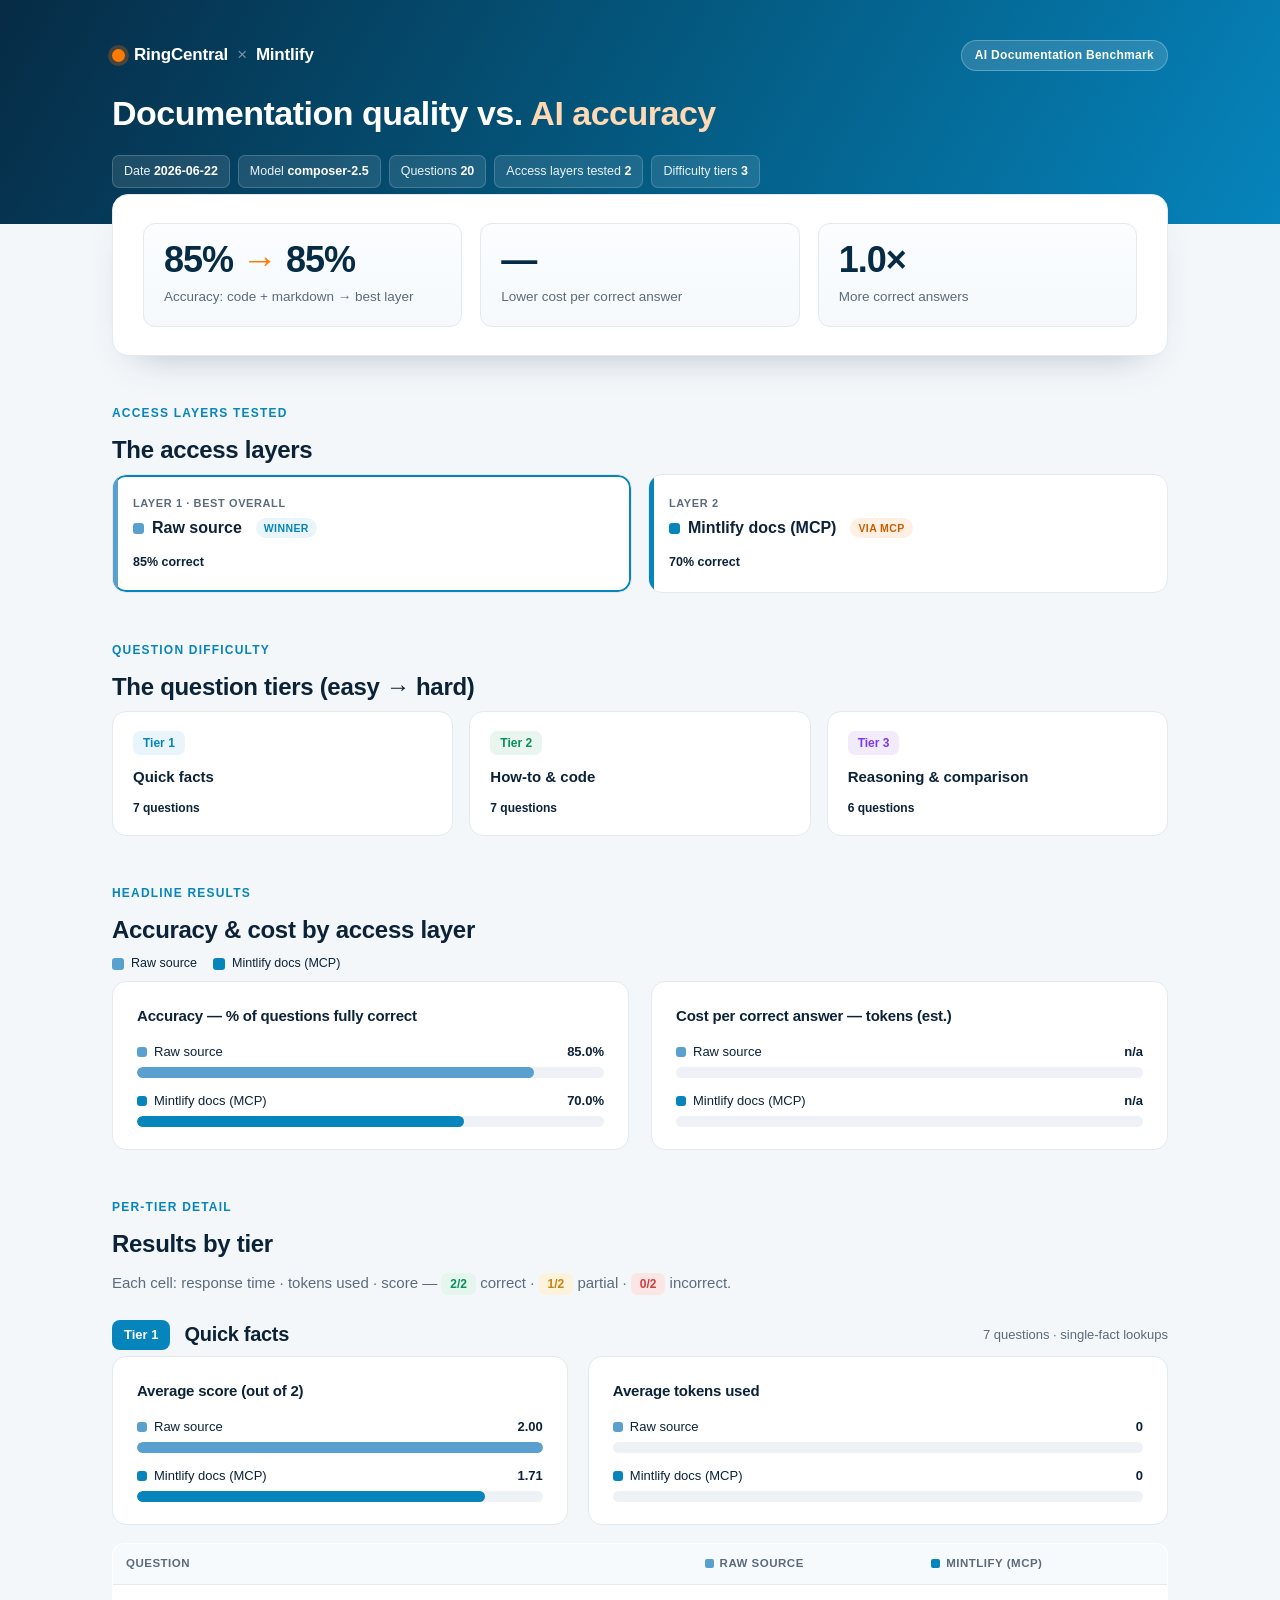
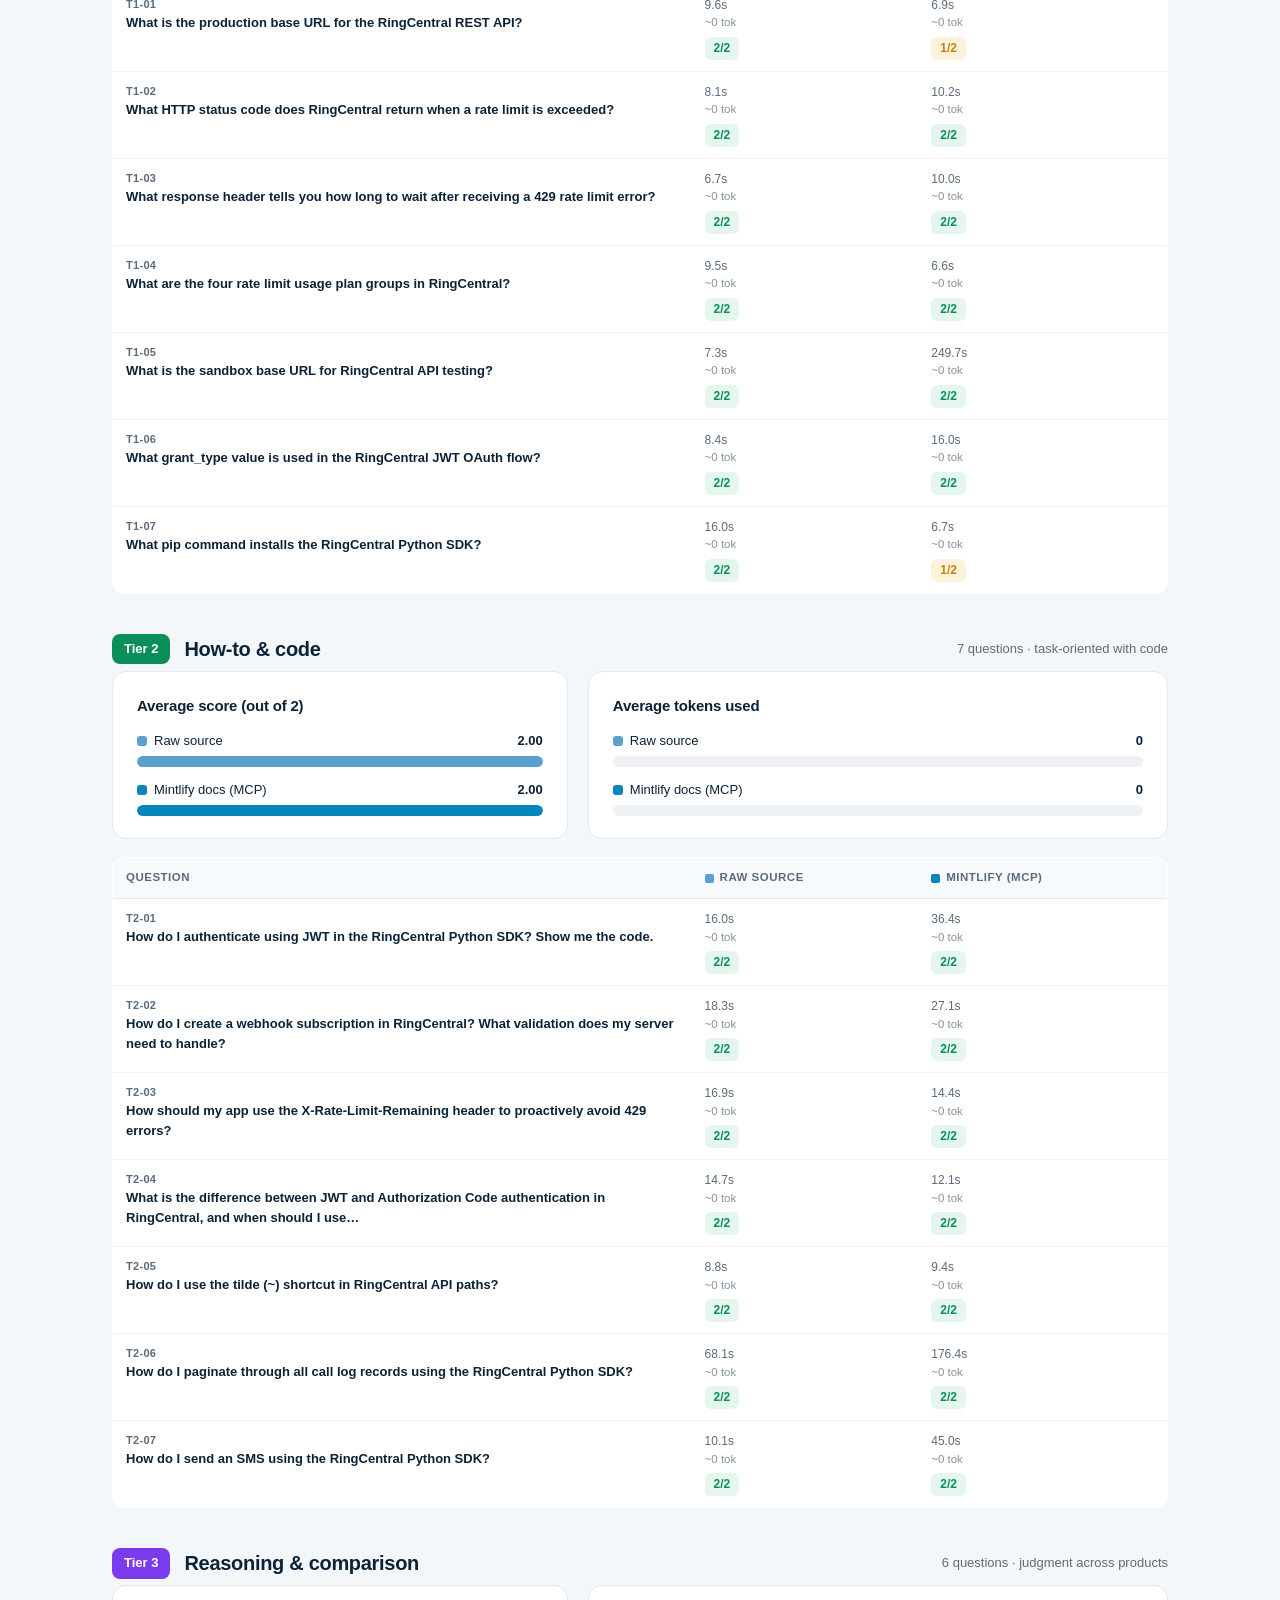
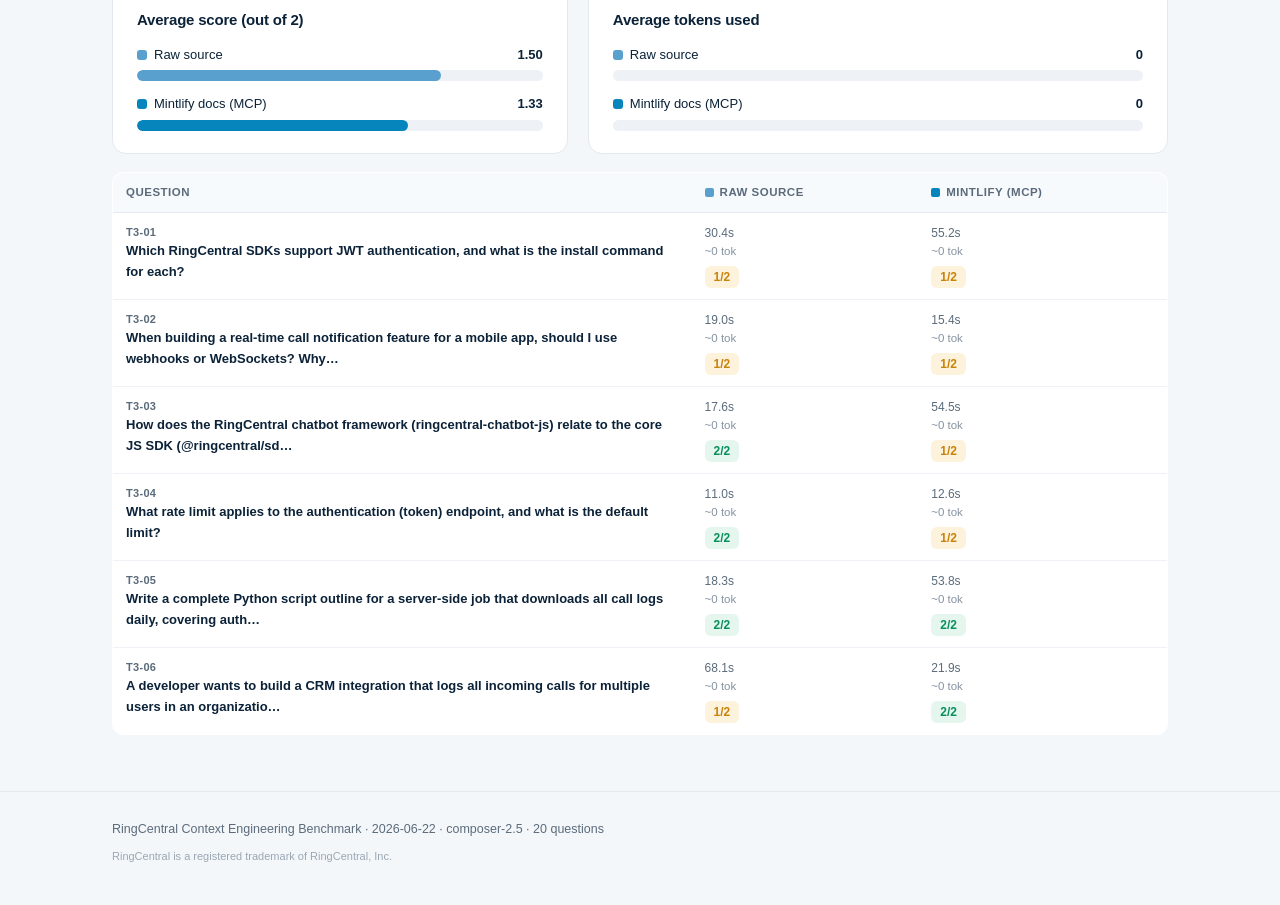
<file: benchmark/results/experiment_20260622_015928.html>
<!DOCTYPE html>
<html lang="en">
<head>
<meta charset="UTF-8">
<meta name="viewport" content="width=device-width, initial-scale=1.0">
<title>Documentation Quality vs. AI Accuracy — RingCentral Benchmark</title>
<style>
  :root{
    --rc-blue:#0684BC;--rc-blue-dark:#045d85;--rc-navy:#062b45;--rc-orange:#ff7a00;
    --ink:#0b2238;--muted:#5b6b7b;--line:#e3e9ef;--line-soft:#eef2f6;--bg:#f4f7fa;--card:#ffffff;
    --good:#0a8f5b;--warn:#c9820a;--bad:#d23b3b;
  }
  *{box-sizing:border-box;margin:0;padding:0;}
  body{font-family:-apple-system,BlinkMacSystemFont,'Segoe UI',Roboto,Helvetica,Arial,sans-serif;background:var(--bg);color:var(--ink);line-height:1.55;-webkit-font-smoothing:antialiased;}
  .header{background:linear-gradient(120deg,var(--rc-navy) 0%,var(--rc-blue-dark) 55%,var(--rc-blue) 100%);color:#fff;padding:40px 0 36px;}
  .header .inner{max-width:1120px;margin:0 auto;padding:0 32px;}
  .brand{display:flex;align-items:center;gap:12px;margin-bottom:22px;}
  .brand .logo{display:inline-flex;align-items:center;gap:9px;font-weight:800;letter-spacing:-.2px;font-size:17px;}
  .brand .dot{width:13px;height:13px;border-radius:50%;background:var(--rc-orange);box-shadow:0 0 0 4px rgba(255,122,0,.25);}
  .brand .sep{opacity:.45;font-weight:400;}
  .brand .tag{margin-left:auto;background:rgba(255,255,255,.14);border:1px solid rgba(255,255,255,.25);padding:5px 13px;border-radius:999px;font-size:12px;font-weight:600;letter-spacing:.3px;}
  .header h1{font-size:34px;line-height:1.18;font-weight:800;max-width:880px;letter-spacing:-.5px;}
  .header h1 .accent{color:#ffd9b3;}
  .runmeta{margin-top:22px;display:flex;flex-wrap:wrap;gap:8px;}
  .runmeta span{background:rgba(255,255,255,.10);border:1px solid rgba(255,255,255,.18);border-radius:7px;padding:6px 11px;font-size:12.5px;color:#eaf3f9;}
  .runmeta b{color:#fff;font-weight:700;}
  .container{max-width:1120px;margin:0 auto;padding:0 32px;}
  section{margin:48px auto;}
  .eyebrow{font-size:12px;font-weight:800;letter-spacing:1.2px;text-transform:uppercase;color:var(--rc-blue);margin-bottom:8px;}
  h2.title{font-size:24px;font-weight:800;letter-spacing:-.3px;margin-bottom:6px;}
  .section-sub{color:var(--muted);font-size:15px;max-width:760px;margin-bottom:24px;}
  .takeaway{margin-top:-30px;position:relative;z-index:2;}
  .takeaway .card{background:var(--card);border:1px solid var(--line);border-radius:16px;box-shadow:0 18px 40px -24px rgba(6,43,69,.35);padding:28px 30px;}
  .stat-row{display:grid;grid-template-columns:repeat(3,1fr);gap:18px;}
  .stat{border:1px solid var(--line);border-radius:12px;padding:18px 20px;background:linear-gradient(180deg,#fbfdff,#f5f9fc);}
  .stat .big{font-size:36px;font-weight:800;letter-spacing:-1px;color:var(--rc-navy);line-height:1;}
  .stat .big .arrow{color:var(--rc-orange);}
  .stat .cap{margin-top:9px;font-size:13.5px;color:var(--muted);}
  .grid-cards{display:grid;grid-template-columns:repeat(auto-fit,minmax(220px,1fr));gap:16px;}
  .grid-2{display:grid;grid-template-columns:1fr 1fr;gap:22px;}
  .card{background:var(--card);border:1px solid var(--line);border-radius:14px;}
  .panel{padding:22px 24px;}
  .panel h3{font-size:15px;font-weight:800;margin-bottom:14px;letter-spacing:-.2px;}
  .layer{padding:20px;border-radius:14px;border:1px solid var(--line);background:var(--card);position:relative;overflow:hidden;}
  .layer::before{content:"";position:absolute;left:0;top:0;bottom:0;width:5px;background:var(--lc);}
  .layer .step{font-size:11px;font-weight:800;letter-spacing:.6px;text-transform:uppercase;color:var(--muted);}
  .layer .name{font-size:16px;font-weight:800;margin:4px 0 8px;display:flex;align-items:center;gap:8px;}
  .layer .swatch{width:11px;height:11px;border-radius:3px;background:var(--lc);flex:none;}
  .layer .meta{margin-top:12px;font-size:12.5px;color:var(--ink);font-weight:600;}
  .layer.is-winner{box-shadow:0 0 0 2px var(--rc-blue) inset;}
  .pill{display:inline-block;font-size:10.5px;font-weight:800;letter-spacing:.4px;text-transform:uppercase;padding:2px 8px;border-radius:999px;background:#eaf5fb;color:var(--rc-blue);margin-left:6px;vertical-align:middle;}
  .pill.orange{background:#fff0e3;color:#c85e00;}
  .tcard{padding:18px 20px;border-radius:14px;border:1px solid var(--line);background:var(--card);}
  .tcard .badge{display:inline-block;font-size:12px;font-weight:800;padding:3px 10px;border-radius:7px;margin-bottom:10px;}
  .tcard .name{font-weight:800;font-size:15px;margin-bottom:6px;}
  .tcard .count{margin-top:10px;font-size:12px;color:var(--muted);}
  .tcard .count b{color:var(--ink);}
  .bar{margin-bottom:13px;}
  .bar:last-child{margin-bottom:0;}
  .bar .lab{display:flex;justify-content:space-between;gap:14px;font-size:13px;margin-bottom:5px;}
  .bar .lab .n{color:var(--ink);display:flex;align-items:center;gap:7px;}
  .bar .lab .n .sw{width:10px;height:10px;border-radius:3px;flex:none;}
  .bar .lab .v{font-weight:700;color:var(--ink);}
  .track{height:11px;background:#eef2f6;border-radius:6px;overflow:hidden;}
  .fill{height:100%;border-radius:6px;}
  .legend{display:flex;flex-wrap:wrap;gap:16px;margin-bottom:8px;}
  .legend .item{display:flex;align-items:center;gap:7px;font-size:12.5px;color:var(--ink);}
  .legend .sw{width:12px;height:12px;border-radius:3px;}
  .tier-head{display:flex;align-items:center;gap:14px;flex-wrap:wrap;margin-bottom:6px;}
  .tier-head .chip{font-size:13px;font-weight:800;color:#fff;padding:5px 12px;border-radius:8px;}
  .tier-head h3{font-size:20px;font-weight:800;letter-spacing:-.3px;}
  .tier-head .qn{font-size:13px;color:var(--muted);margin-left:auto;}
  .tier-block{margin-bottom:40px;}
  .mini-grid{display:grid;grid-template-columns:1.1fr 1.4fr;gap:20px;margin-bottom:18px;}
  table{width:100%;border-collapse:collapse;background:var(--card);border:1px solid var(--line);border-radius:12px;overflow:hidden;}
  th{background:#f7fafc;text-align:left;font-size:11.5px;text-transform:uppercase;letter-spacing:.5px;color:var(--muted);padding:11px 13px;border-bottom:1px solid var(--line);font-weight:800;}
  th .csw{display:inline-block;width:9px;height:9px;border-radius:2px;margin-right:6px;vertical-align:middle;}
  td{padding:11px 13px;font-size:13px;border-bottom:1px solid var(--line-soft);vertical-align:top;color:var(--ink);}
  tr:last-child td{border-bottom:none;}
  tbody tr:hover td{background:#fafcfe;}
  td.q{color:var(--ink);font-weight:600;max-width:320px;}
  .qid{font-size:11px;font-weight:800;color:var(--muted);letter-spacing:.3px;}
  .cell .t{font-size:12px;color:var(--muted);}
  .cell .tok{font-size:11.5px;color:#8593a1;}
  .score{display:inline-block;margin-top:5px;padding:2px 9px;border-radius:6px;font-weight:800;font-size:12px;}
  .s2{background:#e4f6ee;color:var(--good);}
  .s1{background:#fdf2dc;color:var(--warn);}
  .s0{background:#fbe6e6;color:var(--bad);}
  .footer{border-top:1px solid var(--line);margin-top:56px;padding:28px 0 40px;}
  .footer .inner{max-width:1120px;margin:0 auto;padding:0 32px;color:var(--muted);font-size:12.5px;}
  .footer .legal{margin-top:8px;font-size:11px;color:#9aa7b3;}
  @media (max-width:900px){.header h1{font-size:26px;}.grid-2,.stat-row,.mini-grid{grid-template-columns:1fr;}.container,.header .inner,.footer .inner{padding-left:18px;padding-right:18px;}table{display:block;overflow-x:auto;white-space:nowrap;}}
</style>
</head>
<body>
<div class="header">
  <div class="inner">
    <div class="brand">
      <span class="logo"><span class="dot"></span>RingCentral <span class="sep">&times;</span> Mintlify</span>
      <span class="tag">AI Documentation Benchmark</span>
    </div>
    <h1>Documentation quality vs. <span class="accent">AI accuracy</span></h1>
    <div class="runmeta">
      <span>Date <b>2026-06-22</b></span>
      <span>Model <b>composer-2.5</b></span>
      <span>Questions <b>20</b></span>
      <span>Access layers tested <b>2</b></span>
      <span>Difficulty tiers <b>3</b></span>
    </div>
  </div>
</div>
<div class="container">
  <section class="takeaway">
    <div class="card">
      <div class="stat-row">
        <div class="stat"><div class="big">85% <span class='arrow'>&rarr;</span> 85%</div><div class="cap">Accuracy: code + markdown &rarr; best layer</div></div>
        <div class="stat"><div class="big">&mdash;</div><div class="cap">Lower cost per correct answer</div></div>
        <div class="stat"><div class="big">1.0&times;</div><div class="cap">More correct answers</div></div>
      </div>
    </div>
  </section>

  <section>
    <div class="eyebrow">Access layers tested</div>
    <h2 class="title">The access layers</h2>
    <div class="grid-cards">
      <div class="layer is-winner" style="--lc:#5aa0ce">
        <div class="step">Layer 1 &middot; Best overall</div>
        <div class="name"><span class="swatch"></span>Raw source <span class="pill">winner</span></div>
        <div class="meta">85% correct</div>
      </div>
      <div class="layer" style="--lc:#0684bc">
        <div class="step">Layer 2</div>
        <div class="name"><span class="swatch"></span>Mintlify docs (MCP) <span class="pill orange">via MCP</span></div>
        <div class="meta">70% correct</div>
      </div>
    </div>
  </section>

  <section>
    <div class="eyebrow">Question difficulty</div>
    <h2 class="title">The question tiers (easy &rarr; hard)</h2>
    <div class="grid-cards">
      <div class="tcard">
        <span class="badge" style="background:#eaf5fb;color:#0684bc;">Tier 1</span>
        <div class="name">Quick facts</div>
        <div class="count"><b>7 questions</b></div>
      </div>
      <div class="tcard">
        <span class="badge" style="background:#e8f6ef;color:#0a8f5b;">Tier 2</span>
        <div class="name">How-to &amp; code</div>
        <div class="count"><b>7 questions</b></div>
      </div>
      <div class="tcard">
        <span class="badge" style="background:#f1ebfb;color:#7c3aed;">Tier 3</span>
        <div class="name">Reasoning &amp; comparison</div>
        <div class="count"><b>6 questions</b></div>
      </div>
    </div>
  </section>

  <section>
    <div class="eyebrow">Headline results</div>
    <h2 class="title">Accuracy &amp; cost by access layer</h2>
    <div class="legend"><div class="item"><span class="sw" style="background:#5aa0ce"></span>Raw source</div><div class="item"><span class="sw" style="background:#0684bc"></span>Mintlify docs (MCP)</div></div>
    <div class="grid-2">
      <div class="card panel"><h3>Accuracy — % of questions fully correct</h3><div class="bar"><div class="lab"><span class="n"><span class="sw" style="background:#5aa0ce"></span>Raw source</span><span class="v">85.0%</span></div><div class="track"><div class="fill" style="width:85.0%;background:#5aa0ce"></div></div></div><div class="bar"><div class="lab"><span class="n"><span class="sw" style="background:#0684bc"></span>Mintlify docs (MCP)</span><span class="v">70.0%</span></div><div class="track"><div class="fill" style="width:70.0%;background:#0684bc"></div></div></div></div>
      <div class="card panel"><h3>Cost per correct answer — tokens (est.)</h3><div class="bar"><div class="lab"><span class="n"><span class="sw" style="background:#5aa0ce"></span>Raw source</span><span class="v">n/a</span></div><div class="track"><div class="fill" style="width:0.0%;background:#5aa0ce"></div></div></div><div class="bar"><div class="lab"><span class="n"><span class="sw" style="background:#0684bc"></span>Mintlify docs (MCP)</span><span class="v">n/a</span></div><div class="track"><div class="fill" style="width:0.0%;background:#0684bc"></div></div></div></div>
    </div>
  </section>

  <section>
    <div class="eyebrow">Per-tier detail</div>
    <h2 class="title">Results by tier</h2>
    <p class="section-sub">Each cell: response time &middot; tokens used &middot; score — <span class="score s2">2/2</span> correct &middot; <span class="score s1">1/2</span> partial &middot; <span class="score s0">0/2</span> incorrect.</p>
    
    <div class="tier-block">
      <div class="tier-head">
        <span class="chip" style="background:#0684bc">Tier 1</span>
        <h3>Quick facts</h3>
        <span class="qn">7 questions &middot; single-fact lookups</span>
      </div>
      <div class="mini-grid">
        <div class="card panel"><h3>Average score (out of 2)</h3><div class="bar"><div class="lab"><span class="n"><span class="sw" style="background:#5aa0ce"></span>Raw source</span><span class="v">2.00</span></div><div class="track"><div class="fill" style="width:100.0%;background:#5aa0ce"></div></div></div><div class="bar"><div class="lab"><span class="n"><span class="sw" style="background:#0684bc"></span>Mintlify docs (MCP)</span><span class="v">1.71</span></div><div class="track"><div class="fill" style="width:85.7%;background:#0684bc"></div></div></div></div>
        <div class="card panel"><h3>Average tokens used</h3><div class="bar"><div class="lab"><span class="n"><span class="sw" style="background:#5aa0ce"></span>Raw source</span><span class="v">0</span></div><div class="track"><div class="fill" style="width:0.0%;background:#5aa0ce"></div></div></div><div class="bar"><div class="lab"><span class="n"><span class="sw" style="background:#0684bc"></span>Mintlify docs (MCP)</span><span class="v">0</span></div><div class="track"><div class="fill" style="width:0.0%;background:#0684bc"></div></div></div></div>
      </div>
      <table>
        <thead><tr><th>Question</th><th><span class="csw" style="background:#5aa0ce"></span>Raw source</th><th><span class="csw" style="background:#0684bc"></span>Mintlify (MCP)</th></tr></thead>
        <tbody><tr><td class="q"><div class="qid">T1-01</div>What is the production base URL for the RingCentral REST API?</td><td class="cell"><div class="t">9.6s</div><div class="tok">~0 tok</div><span class="score s2">2/2</span></td><td class="cell"><div class="t">6.9s</div><div class="tok">~0 tok</div><span class="score s1">1/2</span></td></tr><tr><td class="q"><div class="qid">T1-02</div>What HTTP status code does RingCentral return when a rate limit is exceeded?</td><td class="cell"><div class="t">8.1s</div><div class="tok">~0 tok</div><span class="score s2">2/2</span></td><td class="cell"><div class="t">10.2s</div><div class="tok">~0 tok</div><span class="score s2">2/2</span></td></tr><tr><td class="q"><div class="qid">T1-03</div>What response header tells you how long to wait after receiving a 429 rate limit error?</td><td class="cell"><div class="t">6.7s</div><div class="tok">~0 tok</div><span class="score s2">2/2</span></td><td class="cell"><div class="t">10.0s</div><div class="tok">~0 tok</div><span class="score s2">2/2</span></td></tr><tr><td class="q"><div class="qid">T1-04</div>What are the four rate limit usage plan groups in RingCentral?</td><td class="cell"><div class="t">9.5s</div><div class="tok">~0 tok</div><span class="score s2">2/2</span></td><td class="cell"><div class="t">6.6s</div><div class="tok">~0 tok</div><span class="score s2">2/2</span></td></tr><tr><td class="q"><div class="qid">T1-05</div>What is the sandbox base URL for RingCentral API testing?</td><td class="cell"><div class="t">7.3s</div><div class="tok">~0 tok</div><span class="score s2">2/2</span></td><td class="cell"><div class="t">249.7s</div><div class="tok">~0 tok</div><span class="score s2">2/2</span></td></tr><tr><td class="q"><div class="qid">T1-06</div>What grant_type value is used in the RingCentral JWT OAuth flow?</td><td class="cell"><div class="t">8.4s</div><div class="tok">~0 tok</div><span class="score s2">2/2</span></td><td class="cell"><div class="t">16.0s</div><div class="tok">~0 tok</div><span class="score s2">2/2</span></td></tr><tr><td class="q"><div class="qid">T1-07</div>What pip command installs the RingCentral Python SDK?</td><td class="cell"><div class="t">16.0s</div><div class="tok">~0 tok</div><span class="score s2">2/2</span></td><td class="cell"><div class="t">6.7s</div><div class="tok">~0 tok</div><span class="score s1">1/2</span></td></tr></tbody>
      </table>
    </div>
    <div class="tier-block">
      <div class="tier-head">
        <span class="chip" style="background:#0a8f5b">Tier 2</span>
        <h3>How-to &amp; code</h3>
        <span class="qn">7 questions &middot; task-oriented with code</span>
      </div>
      <div class="mini-grid">
        <div class="card panel"><h3>Average score (out of 2)</h3><div class="bar"><div class="lab"><span class="n"><span class="sw" style="background:#5aa0ce"></span>Raw source</span><span class="v">2.00</span></div><div class="track"><div class="fill" style="width:100.0%;background:#5aa0ce"></div></div></div><div class="bar"><div class="lab"><span class="n"><span class="sw" style="background:#0684bc"></span>Mintlify docs (MCP)</span><span class="v">2.00</span></div><div class="track"><div class="fill" style="width:100.0%;background:#0684bc"></div></div></div></div>
        <div class="card panel"><h3>Average tokens used</h3><div class="bar"><div class="lab"><span class="n"><span class="sw" style="background:#5aa0ce"></span>Raw source</span><span class="v">0</span></div><div class="track"><div class="fill" style="width:0.0%;background:#5aa0ce"></div></div></div><div class="bar"><div class="lab"><span class="n"><span class="sw" style="background:#0684bc"></span>Mintlify docs (MCP)</span><span class="v">0</span></div><div class="track"><div class="fill" style="width:0.0%;background:#0684bc"></div></div></div></div>
      </div>
      <table>
        <thead><tr><th>Question</th><th><span class="csw" style="background:#5aa0ce"></span>Raw source</th><th><span class="csw" style="background:#0684bc"></span>Mintlify (MCP)</th></tr></thead>
        <tbody><tr><td class="q"><div class="qid">T2-01</div>How do I authenticate using JWT in the RingCentral Python SDK? Show me the code.</td><td class="cell"><div class="t">16.0s</div><div class="tok">~0 tok</div><span class="score s2">2/2</span></td><td class="cell"><div class="t">36.4s</div><div class="tok">~0 tok</div><span class="score s2">2/2</span></td></tr><tr><td class="q"><div class="qid">T2-02</div>How do I create a webhook subscription in RingCentral? What validation does my server need to handle?</td><td class="cell"><div class="t">18.3s</div><div class="tok">~0 tok</div><span class="score s2">2/2</span></td><td class="cell"><div class="t">27.1s</div><div class="tok">~0 tok</div><span class="score s2">2/2</span></td></tr><tr><td class="q"><div class="qid">T2-03</div>How should my app use the X-Rate-Limit-Remaining header to proactively avoid 429 errors?</td><td class="cell"><div class="t">16.9s</div><div class="tok">~0 tok</div><span class="score s2">2/2</span></td><td class="cell"><div class="t">14.4s</div><div class="tok">~0 tok</div><span class="score s2">2/2</span></td></tr><tr><td class="q"><div class="qid">T2-04</div>What is the difference between JWT and Authorization Code authentication in RingCentral, and when should I use…</td><td class="cell"><div class="t">14.7s</div><div class="tok">~0 tok</div><span class="score s2">2/2</span></td><td class="cell"><div class="t">12.1s</div><div class="tok">~0 tok</div><span class="score s2">2/2</span></td></tr><tr><td class="q"><div class="qid">T2-05</div>How do I use the tilde (~) shortcut in RingCentral API paths?</td><td class="cell"><div class="t">8.8s</div><div class="tok">~0 tok</div><span class="score s2">2/2</span></td><td class="cell"><div class="t">9.4s</div><div class="tok">~0 tok</div><span class="score s2">2/2</span></td></tr><tr><td class="q"><div class="qid">T2-06</div>How do I paginate through all call log records using the RingCentral Python SDK?</td><td class="cell"><div class="t">68.1s</div><div class="tok">~0 tok</div><span class="score s2">2/2</span></td><td class="cell"><div class="t">176.4s</div><div class="tok">~0 tok</div><span class="score s2">2/2</span></td></tr><tr><td class="q"><div class="qid">T2-07</div>How do I send an SMS using the RingCentral Python SDK?</td><td class="cell"><div class="t">10.1s</div><div class="tok">~0 tok</div><span class="score s2">2/2</span></td><td class="cell"><div class="t">45.0s</div><div class="tok">~0 tok</div><span class="score s2">2/2</span></td></tr></tbody>
      </table>
    </div>
    <div class="tier-block">
      <div class="tier-head">
        <span class="chip" style="background:#7c3aed">Tier 3</span>
        <h3>Reasoning &amp; comparison</h3>
        <span class="qn">6 questions &middot; judgment across products</span>
      </div>
      <div class="mini-grid">
        <div class="card panel"><h3>Average score (out of 2)</h3><div class="bar"><div class="lab"><span class="n"><span class="sw" style="background:#5aa0ce"></span>Raw source</span><span class="v">1.50</span></div><div class="track"><div class="fill" style="width:75.0%;background:#5aa0ce"></div></div></div><div class="bar"><div class="lab"><span class="n"><span class="sw" style="background:#0684bc"></span>Mintlify docs (MCP)</span><span class="v">1.33</span></div><div class="track"><div class="fill" style="width:66.7%;background:#0684bc"></div></div></div></div>
        <div class="card panel"><h3>Average tokens used</h3><div class="bar"><div class="lab"><span class="n"><span class="sw" style="background:#5aa0ce"></span>Raw source</span><span class="v">0</span></div><div class="track"><div class="fill" style="width:0.0%;background:#5aa0ce"></div></div></div><div class="bar"><div class="lab"><span class="n"><span class="sw" style="background:#0684bc"></span>Mintlify docs (MCP)</span><span class="v">0</span></div><div class="track"><div class="fill" style="width:0.0%;background:#0684bc"></div></div></div></div>
      </div>
      <table>
        <thead><tr><th>Question</th><th><span class="csw" style="background:#5aa0ce"></span>Raw source</th><th><span class="csw" style="background:#0684bc"></span>Mintlify (MCP)</th></tr></thead>
        <tbody><tr><td class="q"><div class="qid">T3-01</div>Which RingCentral SDKs support JWT authentication, and what is the install command for each?</td><td class="cell"><div class="t">30.4s</div><div class="tok">~0 tok</div><span class="score s1">1/2</span></td><td class="cell"><div class="t">55.2s</div><div class="tok">~0 tok</div><span class="score s1">1/2</span></td></tr><tr><td class="q"><div class="qid">T3-02</div>When building a real-time call notification feature for a mobile app, should I use webhooks or WebSockets? Why…</td><td class="cell"><div class="t">19.0s</div><div class="tok">~0 tok</div><span class="score s1">1/2</span></td><td class="cell"><div class="t">15.4s</div><div class="tok">~0 tok</div><span class="score s1">1/2</span></td></tr><tr><td class="q"><div class="qid">T3-03</div>How does the RingCentral chatbot framework (ringcentral-chatbot-js) relate to the core JS SDK (@ringcentral/sd…</td><td class="cell"><div class="t">17.6s</div><div class="tok">~0 tok</div><span class="score s2">2/2</span></td><td class="cell"><div class="t">54.5s</div><div class="tok">~0 tok</div><span class="score s1">1/2</span></td></tr><tr><td class="q"><div class="qid">T3-04</div>What rate limit applies to the authentication (token) endpoint, and what is the default limit?</td><td class="cell"><div class="t">11.0s</div><div class="tok">~0 tok</div><span class="score s2">2/2</span></td><td class="cell"><div class="t">12.6s</div><div class="tok">~0 tok</div><span class="score s1">1/2</span></td></tr><tr><td class="q"><div class="qid">T3-05</div>Write a complete Python script outline for a server-side job that downloads all call logs daily, covering auth…</td><td class="cell"><div class="t">18.3s</div><div class="tok">~0 tok</div><span class="score s2">2/2</span></td><td class="cell"><div class="t">53.8s</div><div class="tok">~0 tok</div><span class="score s2">2/2</span></td></tr><tr><td class="q"><div class="qid">T3-06</div>A developer wants to build a CRM integration that logs all incoming calls for multiple users in an organizatio…</td><td class="cell"><div class="t">68.1s</div><div class="tok">~0 tok</div><span class="score s1">1/2</span></td><td class="cell"><div class="t">21.9s</div><div class="tok">~0 tok</div><span class="score s2">2/2</span></td></tr></tbody>
      </table>
    </div>
  </section>
</div>
<div class="footer">
  <div class="inner">
    RingCentral Context Engineering Benchmark &middot; 2026-06-22 &middot; composer-2.5 &middot; 20 questions
    <div class="legal">RingCentral is a registered trademark of RingCentral, Inc.</div>
  </div>
</div>
</body>
</html>
</file>
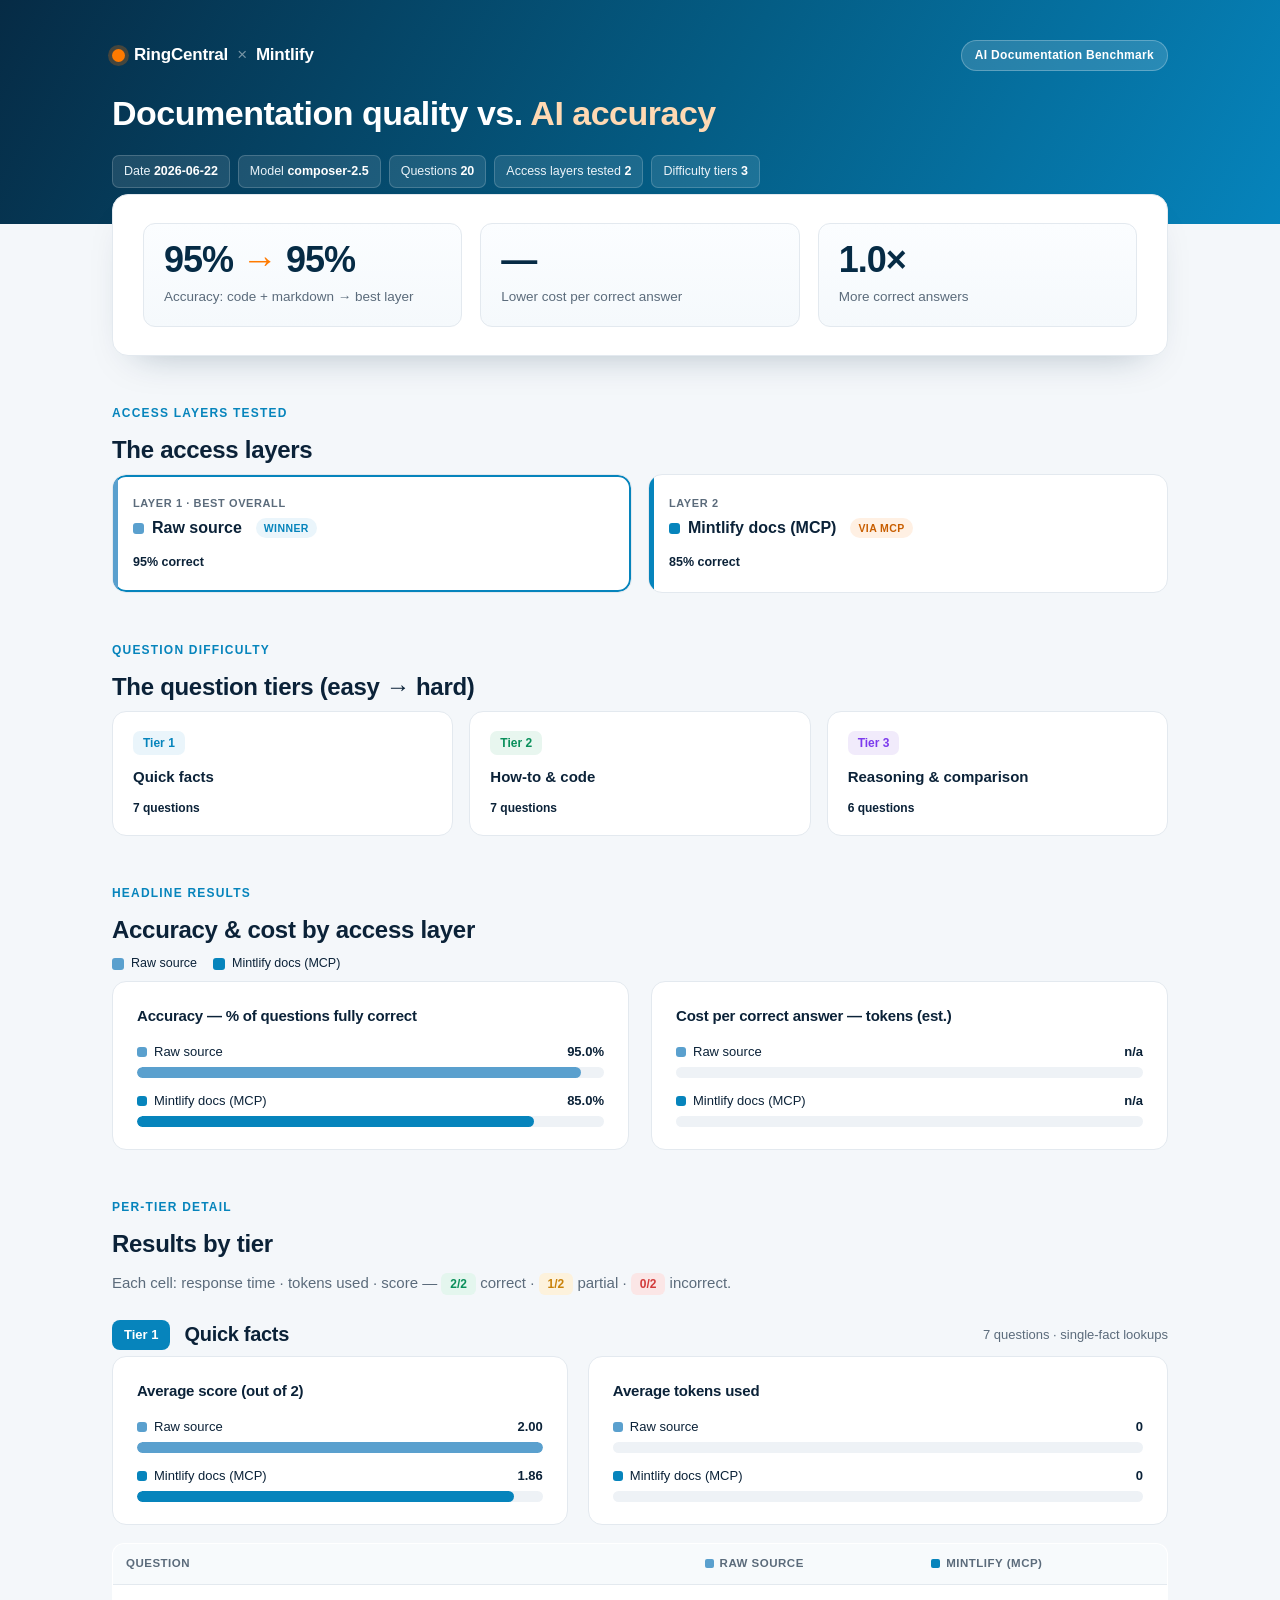
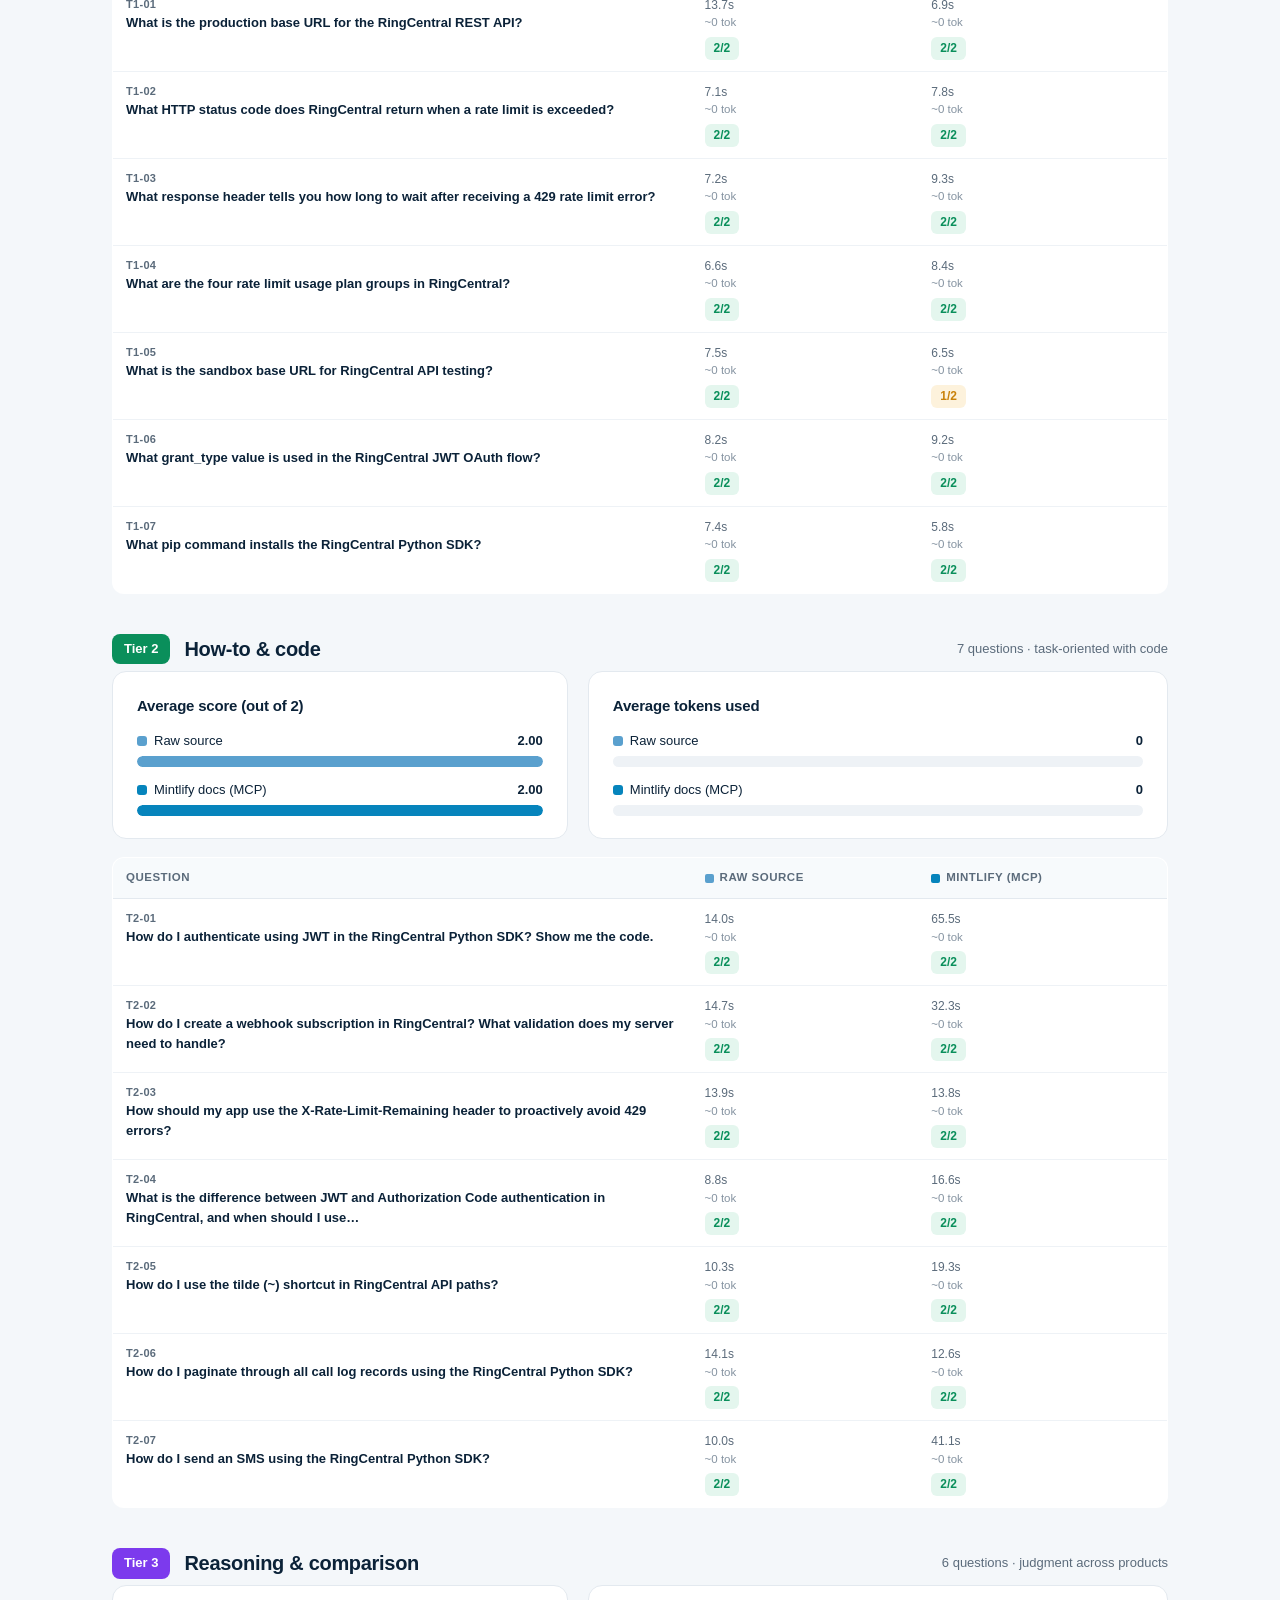
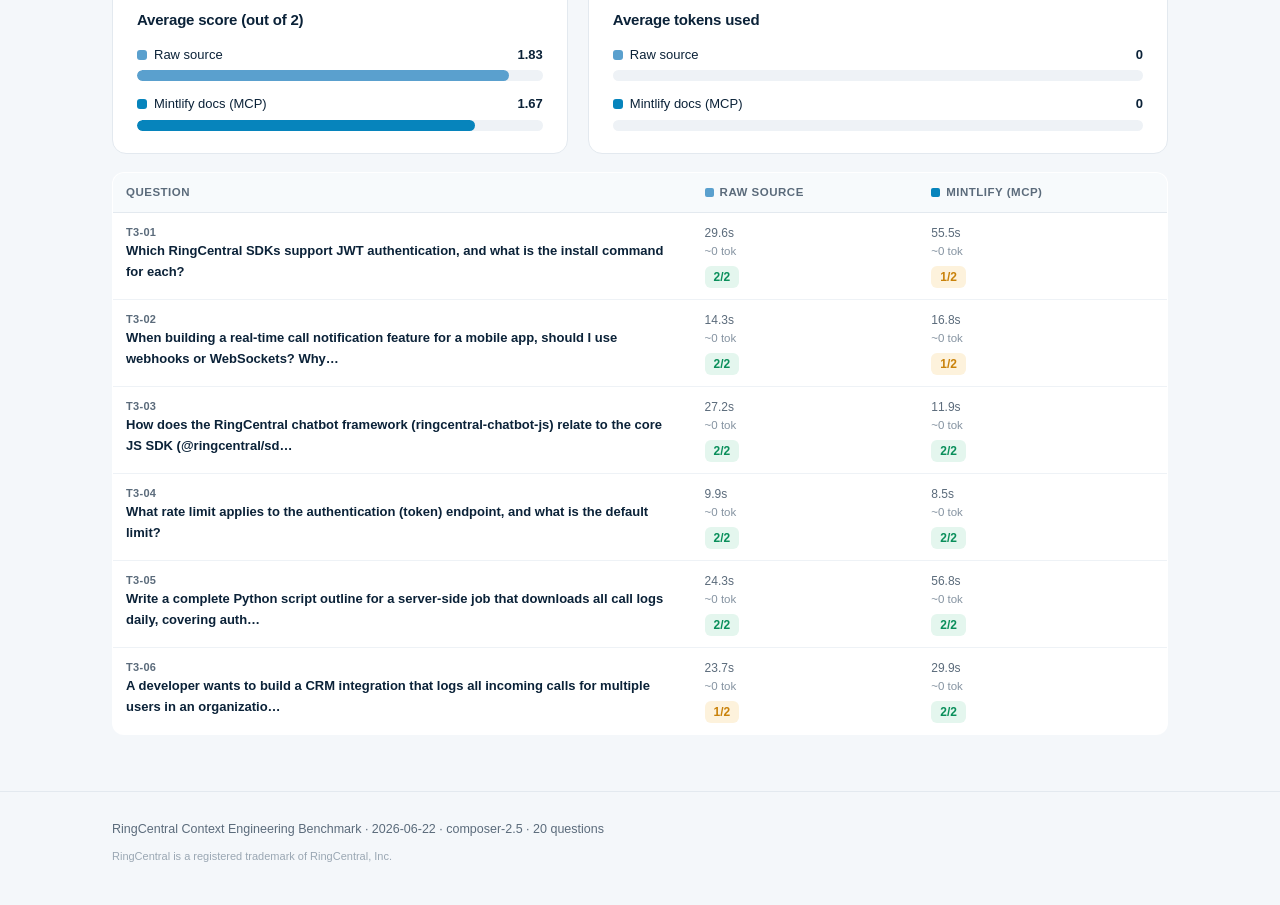
<file: benchmark/results/experiment_20260622_034333.html>
<!DOCTYPE html>
<html lang="en">
<head>
<meta charset="UTF-8">
<meta name="viewport" content="width=device-width, initial-scale=1.0">
<title>Documentation Quality vs. AI Accuracy — RingCentral Benchmark</title>
<style>
  :root{
    --rc-blue:#0684BC;--rc-blue-dark:#045d85;--rc-navy:#062b45;--rc-orange:#ff7a00;
    --ink:#0b2238;--muted:#5b6b7b;--line:#e3e9ef;--line-soft:#eef2f6;--bg:#f4f7fa;--card:#ffffff;
    --good:#0a8f5b;--warn:#c9820a;--bad:#d23b3b;
  }
  *{box-sizing:border-box;margin:0;padding:0;}
  body{font-family:-apple-system,BlinkMacSystemFont,'Segoe UI',Roboto,Helvetica,Arial,sans-serif;background:var(--bg);color:var(--ink);line-height:1.55;-webkit-font-smoothing:antialiased;}
  .header{background:linear-gradient(120deg,var(--rc-navy) 0%,var(--rc-blue-dark) 55%,var(--rc-blue) 100%);color:#fff;padding:40px 0 36px;}
  .header .inner{max-width:1120px;margin:0 auto;padding:0 32px;}
  .brand{display:flex;align-items:center;gap:12px;margin-bottom:22px;}
  .brand .logo{display:inline-flex;align-items:center;gap:9px;font-weight:800;letter-spacing:-.2px;font-size:17px;}
  .brand .dot{width:13px;height:13px;border-radius:50%;background:var(--rc-orange);box-shadow:0 0 0 4px rgba(255,122,0,.25);}
  .brand .sep{opacity:.45;font-weight:400;}
  .brand .tag{margin-left:auto;background:rgba(255,255,255,.14);border:1px solid rgba(255,255,255,.25);padding:5px 13px;border-radius:999px;font-size:12px;font-weight:600;letter-spacing:.3px;}
  .header h1{font-size:34px;line-height:1.18;font-weight:800;max-width:880px;letter-spacing:-.5px;}
  .header h1 .accent{color:#ffd9b3;}
  .runmeta{margin-top:22px;display:flex;flex-wrap:wrap;gap:8px;}
  .runmeta span{background:rgba(255,255,255,.10);border:1px solid rgba(255,255,255,.18);border-radius:7px;padding:6px 11px;font-size:12.5px;color:#eaf3f9;}
  .runmeta b{color:#fff;font-weight:700;}
  .container{max-width:1120px;margin:0 auto;padding:0 32px;}
  section{margin:48px auto;}
  .eyebrow{font-size:12px;font-weight:800;letter-spacing:1.2px;text-transform:uppercase;color:var(--rc-blue);margin-bottom:8px;}
  h2.title{font-size:24px;font-weight:800;letter-spacing:-.3px;margin-bottom:6px;}
  .section-sub{color:var(--muted);font-size:15px;max-width:760px;margin-bottom:24px;}
  .takeaway{margin-top:-30px;position:relative;z-index:2;}
  .takeaway .card{background:var(--card);border:1px solid var(--line);border-radius:16px;box-shadow:0 18px 40px -24px rgba(6,43,69,.35);padding:28px 30px;}
  .stat-row{display:grid;grid-template-columns:repeat(3,1fr);gap:18px;}
  .stat{border:1px solid var(--line);border-radius:12px;padding:18px 20px;background:linear-gradient(180deg,#fbfdff,#f5f9fc);}
  .stat .big{font-size:36px;font-weight:800;letter-spacing:-1px;color:var(--rc-navy);line-height:1;}
  .stat .big .arrow{color:var(--rc-orange);}
  .stat .cap{margin-top:9px;font-size:13.5px;color:var(--muted);}
  .grid-cards{display:grid;grid-template-columns:repeat(auto-fit,minmax(220px,1fr));gap:16px;}
  .grid-2{display:grid;grid-template-columns:1fr 1fr;gap:22px;}
  .card{background:var(--card);border:1px solid var(--line);border-radius:14px;}
  .panel{padding:22px 24px;}
  .panel h3{font-size:15px;font-weight:800;margin-bottom:14px;letter-spacing:-.2px;}
  .layer{padding:20px;border-radius:14px;border:1px solid var(--line);background:var(--card);position:relative;overflow:hidden;}
  .layer::before{content:"";position:absolute;left:0;top:0;bottom:0;width:5px;background:var(--lc);}
  .layer .step{font-size:11px;font-weight:800;letter-spacing:.6px;text-transform:uppercase;color:var(--muted);}
  .layer .name{font-size:16px;font-weight:800;margin:4px 0 8px;display:flex;align-items:center;gap:8px;}
  .layer .swatch{width:11px;height:11px;border-radius:3px;background:var(--lc);flex:none;}
  .layer .meta{margin-top:12px;font-size:12.5px;color:var(--ink);font-weight:600;}
  .layer.is-winner{box-shadow:0 0 0 2px var(--rc-blue) inset;}
  .pill{display:inline-block;font-size:10.5px;font-weight:800;letter-spacing:.4px;text-transform:uppercase;padding:2px 8px;border-radius:999px;background:#eaf5fb;color:var(--rc-blue);margin-left:6px;vertical-align:middle;}
  .pill.orange{background:#fff0e3;color:#c85e00;}
  .tcard{padding:18px 20px;border-radius:14px;border:1px solid var(--line);background:var(--card);}
  .tcard .badge{display:inline-block;font-size:12px;font-weight:800;padding:3px 10px;border-radius:7px;margin-bottom:10px;}
  .tcard .name{font-weight:800;font-size:15px;margin-bottom:6px;}
  .tcard .count{margin-top:10px;font-size:12px;color:var(--muted);}
  .tcard .count b{color:var(--ink);}
  .bar{margin-bottom:13px;}
  .bar:last-child{margin-bottom:0;}
  .bar .lab{display:flex;justify-content:space-between;gap:14px;font-size:13px;margin-bottom:5px;}
  .bar .lab .n{color:var(--ink);display:flex;align-items:center;gap:7px;}
  .bar .lab .n .sw{width:10px;height:10px;border-radius:3px;flex:none;}
  .bar .lab .v{font-weight:700;color:var(--ink);}
  .track{height:11px;background:#eef2f6;border-radius:6px;overflow:hidden;}
  .fill{height:100%;border-radius:6px;}
  .legend{display:flex;flex-wrap:wrap;gap:16px;margin-bottom:8px;}
  .legend .item{display:flex;align-items:center;gap:7px;font-size:12.5px;color:var(--ink);}
  .legend .sw{width:12px;height:12px;border-radius:3px;}
  .tier-head{display:flex;align-items:center;gap:14px;flex-wrap:wrap;margin-bottom:6px;}
  .tier-head .chip{font-size:13px;font-weight:800;color:#fff;padding:5px 12px;border-radius:8px;}
  .tier-head h3{font-size:20px;font-weight:800;letter-spacing:-.3px;}
  .tier-head .qn{font-size:13px;color:var(--muted);margin-left:auto;}
  .tier-block{margin-bottom:40px;}
  .mini-grid{display:grid;grid-template-columns:1.1fr 1.4fr;gap:20px;margin-bottom:18px;}
  table{width:100%;border-collapse:collapse;background:var(--card);border:1px solid var(--line);border-radius:12px;overflow:hidden;}
  th{background:#f7fafc;text-align:left;font-size:11.5px;text-transform:uppercase;letter-spacing:.5px;color:var(--muted);padding:11px 13px;border-bottom:1px solid var(--line);font-weight:800;}
  th .csw{display:inline-block;width:9px;height:9px;border-radius:2px;margin-right:6px;vertical-align:middle;}
  td{padding:11px 13px;font-size:13px;border-bottom:1px solid var(--line-soft);vertical-align:top;color:var(--ink);}
  tr:last-child td{border-bottom:none;}
  tbody tr:hover td{background:#fafcfe;}
  td.q{color:var(--ink);font-weight:600;max-width:320px;}
  .qid{font-size:11px;font-weight:800;color:var(--muted);letter-spacing:.3px;}
  .cell .t{font-size:12px;color:var(--muted);}
  .cell .tok{font-size:11.5px;color:#8593a1;}
  .score{display:inline-block;margin-top:5px;padding:2px 9px;border-radius:6px;font-weight:800;font-size:12px;}
  .s2{background:#e4f6ee;color:var(--good);}
  .s1{background:#fdf2dc;color:var(--warn);}
  .s0{background:#fbe6e6;color:var(--bad);}
  .footer{border-top:1px solid var(--line);margin-top:56px;padding:28px 0 40px;}
  .footer .inner{max-width:1120px;margin:0 auto;padding:0 32px;color:var(--muted);font-size:12.5px;}
  .footer .legal{margin-top:8px;font-size:11px;color:#9aa7b3;}
  @media (max-width:900px){.header h1{font-size:26px;}.grid-2,.stat-row,.mini-grid{grid-template-columns:1fr;}.container,.header .inner,.footer .inner{padding-left:18px;padding-right:18px;}table{display:block;overflow-x:auto;white-space:nowrap;}}
</style>
</head>
<body>
<div class="header">
  <div class="inner">
    <div class="brand">
      <span class="logo"><span class="dot"></span>RingCentral <span class="sep">&times;</span> Mintlify</span>
      <span class="tag">AI Documentation Benchmark</span>
    </div>
    <h1>Documentation quality vs. <span class="accent">AI accuracy</span></h1>
    <div class="runmeta">
      <span>Date <b>2026-06-22</b></span>
      <span>Model <b>composer-2.5</b></span>
      <span>Questions <b>20</b></span>
      <span>Access layers tested <b>2</b></span>
      <span>Difficulty tiers <b>3</b></span>
    </div>
  </div>
</div>
<div class="container">
  <section class="takeaway">
    <div class="card">
      <div class="stat-row">
        <div class="stat"><div class="big">95% <span class='arrow'>&rarr;</span> 95%</div><div class="cap">Accuracy: code + markdown &rarr; best layer</div></div>
        <div class="stat"><div class="big">&mdash;</div><div class="cap">Lower cost per correct answer</div></div>
        <div class="stat"><div class="big">1.0&times;</div><div class="cap">More correct answers</div></div>
      </div>
    </div>
  </section>

  <section>
    <div class="eyebrow">Access layers tested</div>
    <h2 class="title">The access layers</h2>
    <div class="grid-cards">
      <div class="layer is-winner" style="--lc:#5aa0ce">
        <div class="step">Layer 1 &middot; Best overall</div>
        <div class="name"><span class="swatch"></span>Raw source <span class="pill">winner</span></div>
        <div class="meta">95% correct</div>
      </div>
      <div class="layer" style="--lc:#0684bc">
        <div class="step">Layer 2</div>
        <div class="name"><span class="swatch"></span>Mintlify docs (MCP) <span class="pill orange">via MCP</span></div>
        <div class="meta">85% correct</div>
      </div>
    </div>
  </section>

  <section>
    <div class="eyebrow">Question difficulty</div>
    <h2 class="title">The question tiers (easy &rarr; hard)</h2>
    <div class="grid-cards">
      <div class="tcard">
        <span class="badge" style="background:#eaf5fb;color:#0684bc;">Tier 1</span>
        <div class="name">Quick facts</div>
        <div class="count"><b>7 questions</b></div>
      </div>
      <div class="tcard">
        <span class="badge" style="background:#e8f6ef;color:#0a8f5b;">Tier 2</span>
        <div class="name">How-to &amp; code</div>
        <div class="count"><b>7 questions</b></div>
      </div>
      <div class="tcard">
        <span class="badge" style="background:#f1ebfb;color:#7c3aed;">Tier 3</span>
        <div class="name">Reasoning &amp; comparison</div>
        <div class="count"><b>6 questions</b></div>
      </div>
    </div>
  </section>

  <section>
    <div class="eyebrow">Headline results</div>
    <h2 class="title">Accuracy &amp; cost by access layer</h2>
    <div class="legend"><div class="item"><span class="sw" style="background:#5aa0ce"></span>Raw source</div><div class="item"><span class="sw" style="background:#0684bc"></span>Mintlify docs (MCP)</div></div>
    <div class="grid-2">
      <div class="card panel"><h3>Accuracy — % of questions fully correct</h3><div class="bar"><div class="lab"><span class="n"><span class="sw" style="background:#5aa0ce"></span>Raw source</span><span class="v">95.0%</span></div><div class="track"><div class="fill" style="width:95.0%;background:#5aa0ce"></div></div></div><div class="bar"><div class="lab"><span class="n"><span class="sw" style="background:#0684bc"></span>Mintlify docs (MCP)</span><span class="v">85.0%</span></div><div class="track"><div class="fill" style="width:85.0%;background:#0684bc"></div></div></div></div>
      <div class="card panel"><h3>Cost per correct answer — tokens (est.)</h3><div class="bar"><div class="lab"><span class="n"><span class="sw" style="background:#5aa0ce"></span>Raw source</span><span class="v">n/a</span></div><div class="track"><div class="fill" style="width:0.0%;background:#5aa0ce"></div></div></div><div class="bar"><div class="lab"><span class="n"><span class="sw" style="background:#0684bc"></span>Mintlify docs (MCP)</span><span class="v">n/a</span></div><div class="track"><div class="fill" style="width:0.0%;background:#0684bc"></div></div></div></div>
    </div>
  </section>

  <section>
    <div class="eyebrow">Per-tier detail</div>
    <h2 class="title">Results by tier</h2>
    <p class="section-sub">Each cell: response time &middot; tokens used &middot; score — <span class="score s2">2/2</span> correct &middot; <span class="score s1">1/2</span> partial &middot; <span class="score s0">0/2</span> incorrect.</p>
    
    <div class="tier-block">
      <div class="tier-head">
        <span class="chip" style="background:#0684bc">Tier 1</span>
        <h3>Quick facts</h3>
        <span class="qn">7 questions &middot; single-fact lookups</span>
      </div>
      <div class="mini-grid">
        <div class="card panel"><h3>Average score (out of 2)</h3><div class="bar"><div class="lab"><span class="n"><span class="sw" style="background:#5aa0ce"></span>Raw source</span><span class="v">2.00</span></div><div class="track"><div class="fill" style="width:100.0%;background:#5aa0ce"></div></div></div><div class="bar"><div class="lab"><span class="n"><span class="sw" style="background:#0684bc"></span>Mintlify docs (MCP)</span><span class="v">1.86</span></div><div class="track"><div class="fill" style="width:92.9%;background:#0684bc"></div></div></div></div>
        <div class="card panel"><h3>Average tokens used</h3><div class="bar"><div class="lab"><span class="n"><span class="sw" style="background:#5aa0ce"></span>Raw source</span><span class="v">0</span></div><div class="track"><div class="fill" style="width:0.0%;background:#5aa0ce"></div></div></div><div class="bar"><div class="lab"><span class="n"><span class="sw" style="background:#0684bc"></span>Mintlify docs (MCP)</span><span class="v">0</span></div><div class="track"><div class="fill" style="width:0.0%;background:#0684bc"></div></div></div></div>
      </div>
      <table>
        <thead><tr><th>Question</th><th><span class="csw" style="background:#5aa0ce"></span>Raw source</th><th><span class="csw" style="background:#0684bc"></span>Mintlify (MCP)</th></tr></thead>
        <tbody><tr><td class="q"><div class="qid">T1-01</div>What is the production base URL for the RingCentral REST API?</td><td class="cell"><div class="t">13.7s</div><div class="tok">~0 tok</div><span class="score s2">2/2</span></td><td class="cell"><div class="t">6.9s</div><div class="tok">~0 tok</div><span class="score s2">2/2</span></td></tr><tr><td class="q"><div class="qid">T1-02</div>What HTTP status code does RingCentral return when a rate limit is exceeded?</td><td class="cell"><div class="t">7.1s</div><div class="tok">~0 tok</div><span class="score s2">2/2</span></td><td class="cell"><div class="t">7.8s</div><div class="tok">~0 tok</div><span class="score s2">2/2</span></td></tr><tr><td class="q"><div class="qid">T1-03</div>What response header tells you how long to wait after receiving a 429 rate limit error?</td><td class="cell"><div class="t">7.2s</div><div class="tok">~0 tok</div><span class="score s2">2/2</span></td><td class="cell"><div class="t">9.3s</div><div class="tok">~0 tok</div><span class="score s2">2/2</span></td></tr><tr><td class="q"><div class="qid">T1-04</div>What are the four rate limit usage plan groups in RingCentral?</td><td class="cell"><div class="t">6.6s</div><div class="tok">~0 tok</div><span class="score s2">2/2</span></td><td class="cell"><div class="t">8.4s</div><div class="tok">~0 tok</div><span class="score s2">2/2</span></td></tr><tr><td class="q"><div class="qid">T1-05</div>What is the sandbox base URL for RingCentral API testing?</td><td class="cell"><div class="t">7.5s</div><div class="tok">~0 tok</div><span class="score s2">2/2</span></td><td class="cell"><div class="t">6.5s</div><div class="tok">~0 tok</div><span class="score s1">1/2</span></td></tr><tr><td class="q"><div class="qid">T1-06</div>What grant_type value is used in the RingCentral JWT OAuth flow?</td><td class="cell"><div class="t">8.2s</div><div class="tok">~0 tok</div><span class="score s2">2/2</span></td><td class="cell"><div class="t">9.2s</div><div class="tok">~0 tok</div><span class="score s2">2/2</span></td></tr><tr><td class="q"><div class="qid">T1-07</div>What pip command installs the RingCentral Python SDK?</td><td class="cell"><div class="t">7.4s</div><div class="tok">~0 tok</div><span class="score s2">2/2</span></td><td class="cell"><div class="t">5.8s</div><div class="tok">~0 tok</div><span class="score s2">2/2</span></td></tr></tbody>
      </table>
    </div>
    <div class="tier-block">
      <div class="tier-head">
        <span class="chip" style="background:#0a8f5b">Tier 2</span>
        <h3>How-to &amp; code</h3>
        <span class="qn">7 questions &middot; task-oriented with code</span>
      </div>
      <div class="mini-grid">
        <div class="card panel"><h3>Average score (out of 2)</h3><div class="bar"><div class="lab"><span class="n"><span class="sw" style="background:#5aa0ce"></span>Raw source</span><span class="v">2.00</span></div><div class="track"><div class="fill" style="width:100.0%;background:#5aa0ce"></div></div></div><div class="bar"><div class="lab"><span class="n"><span class="sw" style="background:#0684bc"></span>Mintlify docs (MCP)</span><span class="v">2.00</span></div><div class="track"><div class="fill" style="width:100.0%;background:#0684bc"></div></div></div></div>
        <div class="card panel"><h3>Average tokens used</h3><div class="bar"><div class="lab"><span class="n"><span class="sw" style="background:#5aa0ce"></span>Raw source</span><span class="v">0</span></div><div class="track"><div class="fill" style="width:0.0%;background:#5aa0ce"></div></div></div><div class="bar"><div class="lab"><span class="n"><span class="sw" style="background:#0684bc"></span>Mintlify docs (MCP)</span><span class="v">0</span></div><div class="track"><div class="fill" style="width:0.0%;background:#0684bc"></div></div></div></div>
      </div>
      <table>
        <thead><tr><th>Question</th><th><span class="csw" style="background:#5aa0ce"></span>Raw source</th><th><span class="csw" style="background:#0684bc"></span>Mintlify (MCP)</th></tr></thead>
        <tbody><tr><td class="q"><div class="qid">T2-01</div>How do I authenticate using JWT in the RingCentral Python SDK? Show me the code.</td><td class="cell"><div class="t">14.0s</div><div class="tok">~0 tok</div><span class="score s2">2/2</span></td><td class="cell"><div class="t">65.5s</div><div class="tok">~0 tok</div><span class="score s2">2/2</span></td></tr><tr><td class="q"><div class="qid">T2-02</div>How do I create a webhook subscription in RingCentral? What validation does my server need to handle?</td><td class="cell"><div class="t">14.7s</div><div class="tok">~0 tok</div><span class="score s2">2/2</span></td><td class="cell"><div class="t">32.3s</div><div class="tok">~0 tok</div><span class="score s2">2/2</span></td></tr><tr><td class="q"><div class="qid">T2-03</div>How should my app use the X-Rate-Limit-Remaining header to proactively avoid 429 errors?</td><td class="cell"><div class="t">13.9s</div><div class="tok">~0 tok</div><span class="score s2">2/2</span></td><td class="cell"><div class="t">13.8s</div><div class="tok">~0 tok</div><span class="score s2">2/2</span></td></tr><tr><td class="q"><div class="qid">T2-04</div>What is the difference between JWT and Authorization Code authentication in RingCentral, and when should I use…</td><td class="cell"><div class="t">8.8s</div><div class="tok">~0 tok</div><span class="score s2">2/2</span></td><td class="cell"><div class="t">16.6s</div><div class="tok">~0 tok</div><span class="score s2">2/2</span></td></tr><tr><td class="q"><div class="qid">T2-05</div>How do I use the tilde (~) shortcut in RingCentral API paths?</td><td class="cell"><div class="t">10.3s</div><div class="tok">~0 tok</div><span class="score s2">2/2</span></td><td class="cell"><div class="t">19.3s</div><div class="tok">~0 tok</div><span class="score s2">2/2</span></td></tr><tr><td class="q"><div class="qid">T2-06</div>How do I paginate through all call log records using the RingCentral Python SDK?</td><td class="cell"><div class="t">14.1s</div><div class="tok">~0 tok</div><span class="score s2">2/2</span></td><td class="cell"><div class="t">12.6s</div><div class="tok">~0 tok</div><span class="score s2">2/2</span></td></tr><tr><td class="q"><div class="qid">T2-07</div>How do I send an SMS using the RingCentral Python SDK?</td><td class="cell"><div class="t">10.0s</div><div class="tok">~0 tok</div><span class="score s2">2/2</span></td><td class="cell"><div class="t">41.1s</div><div class="tok">~0 tok</div><span class="score s2">2/2</span></td></tr></tbody>
      </table>
    </div>
    <div class="tier-block">
      <div class="tier-head">
        <span class="chip" style="background:#7c3aed">Tier 3</span>
        <h3>Reasoning &amp; comparison</h3>
        <span class="qn">6 questions &middot; judgment across products</span>
      </div>
      <div class="mini-grid">
        <div class="card panel"><h3>Average score (out of 2)</h3><div class="bar"><div class="lab"><span class="n"><span class="sw" style="background:#5aa0ce"></span>Raw source</span><span class="v">1.83</span></div><div class="track"><div class="fill" style="width:91.7%;background:#5aa0ce"></div></div></div><div class="bar"><div class="lab"><span class="n"><span class="sw" style="background:#0684bc"></span>Mintlify docs (MCP)</span><span class="v">1.67</span></div><div class="track"><div class="fill" style="width:83.3%;background:#0684bc"></div></div></div></div>
        <div class="card panel"><h3>Average tokens used</h3><div class="bar"><div class="lab"><span class="n"><span class="sw" style="background:#5aa0ce"></span>Raw source</span><span class="v">0</span></div><div class="track"><div class="fill" style="width:0.0%;background:#5aa0ce"></div></div></div><div class="bar"><div class="lab"><span class="n"><span class="sw" style="background:#0684bc"></span>Mintlify docs (MCP)</span><span class="v">0</span></div><div class="track"><div class="fill" style="width:0.0%;background:#0684bc"></div></div></div></div>
      </div>
      <table>
        <thead><tr><th>Question</th><th><span class="csw" style="background:#5aa0ce"></span>Raw source</th><th><span class="csw" style="background:#0684bc"></span>Mintlify (MCP)</th></tr></thead>
        <tbody><tr><td class="q"><div class="qid">T3-01</div>Which RingCentral SDKs support JWT authentication, and what is the install command for each?</td><td class="cell"><div class="t">29.6s</div><div class="tok">~0 tok</div><span class="score s2">2/2</span></td><td class="cell"><div class="t">55.5s</div><div class="tok">~0 tok</div><span class="score s1">1/2</span></td></tr><tr><td class="q"><div class="qid">T3-02</div>When building a real-time call notification feature for a mobile app, should I use webhooks or WebSockets? Why…</td><td class="cell"><div class="t">14.3s</div><div class="tok">~0 tok</div><span class="score s2">2/2</span></td><td class="cell"><div class="t">16.8s</div><div class="tok">~0 tok</div><span class="score s1">1/2</span></td></tr><tr><td class="q"><div class="qid">T3-03</div>How does the RingCentral chatbot framework (ringcentral-chatbot-js) relate to the core JS SDK (@ringcentral/sd…</td><td class="cell"><div class="t">27.2s</div><div class="tok">~0 tok</div><span class="score s2">2/2</span></td><td class="cell"><div class="t">11.9s</div><div class="tok">~0 tok</div><span class="score s2">2/2</span></td></tr><tr><td class="q"><div class="qid">T3-04</div>What rate limit applies to the authentication (token) endpoint, and what is the default limit?</td><td class="cell"><div class="t">9.9s</div><div class="tok">~0 tok</div><span class="score s2">2/2</span></td><td class="cell"><div class="t">8.5s</div><div class="tok">~0 tok</div><span class="score s2">2/2</span></td></tr><tr><td class="q"><div class="qid">T3-05</div>Write a complete Python script outline for a server-side job that downloads all call logs daily, covering auth…</td><td class="cell"><div class="t">24.3s</div><div class="tok">~0 tok</div><span class="score s2">2/2</span></td><td class="cell"><div class="t">56.8s</div><div class="tok">~0 tok</div><span class="score s2">2/2</span></td></tr><tr><td class="q"><div class="qid">T3-06</div>A developer wants to build a CRM integration that logs all incoming calls for multiple users in an organizatio…</td><td class="cell"><div class="t">23.7s</div><div class="tok">~0 tok</div><span class="score s1">1/2</span></td><td class="cell"><div class="t">29.9s</div><div class="tok">~0 tok</div><span class="score s2">2/2</span></td></tr></tbody>
      </table>
    </div>
  </section>
</div>
<div class="footer">
  <div class="inner">
    RingCentral Context Engineering Benchmark &middot; 2026-06-22 &middot; composer-2.5 &middot; 20 questions
    <div class="legal">RingCentral is a registered trademark of RingCentral, Inc.</div>
  </div>
</div>
</body>
</html>
</file>
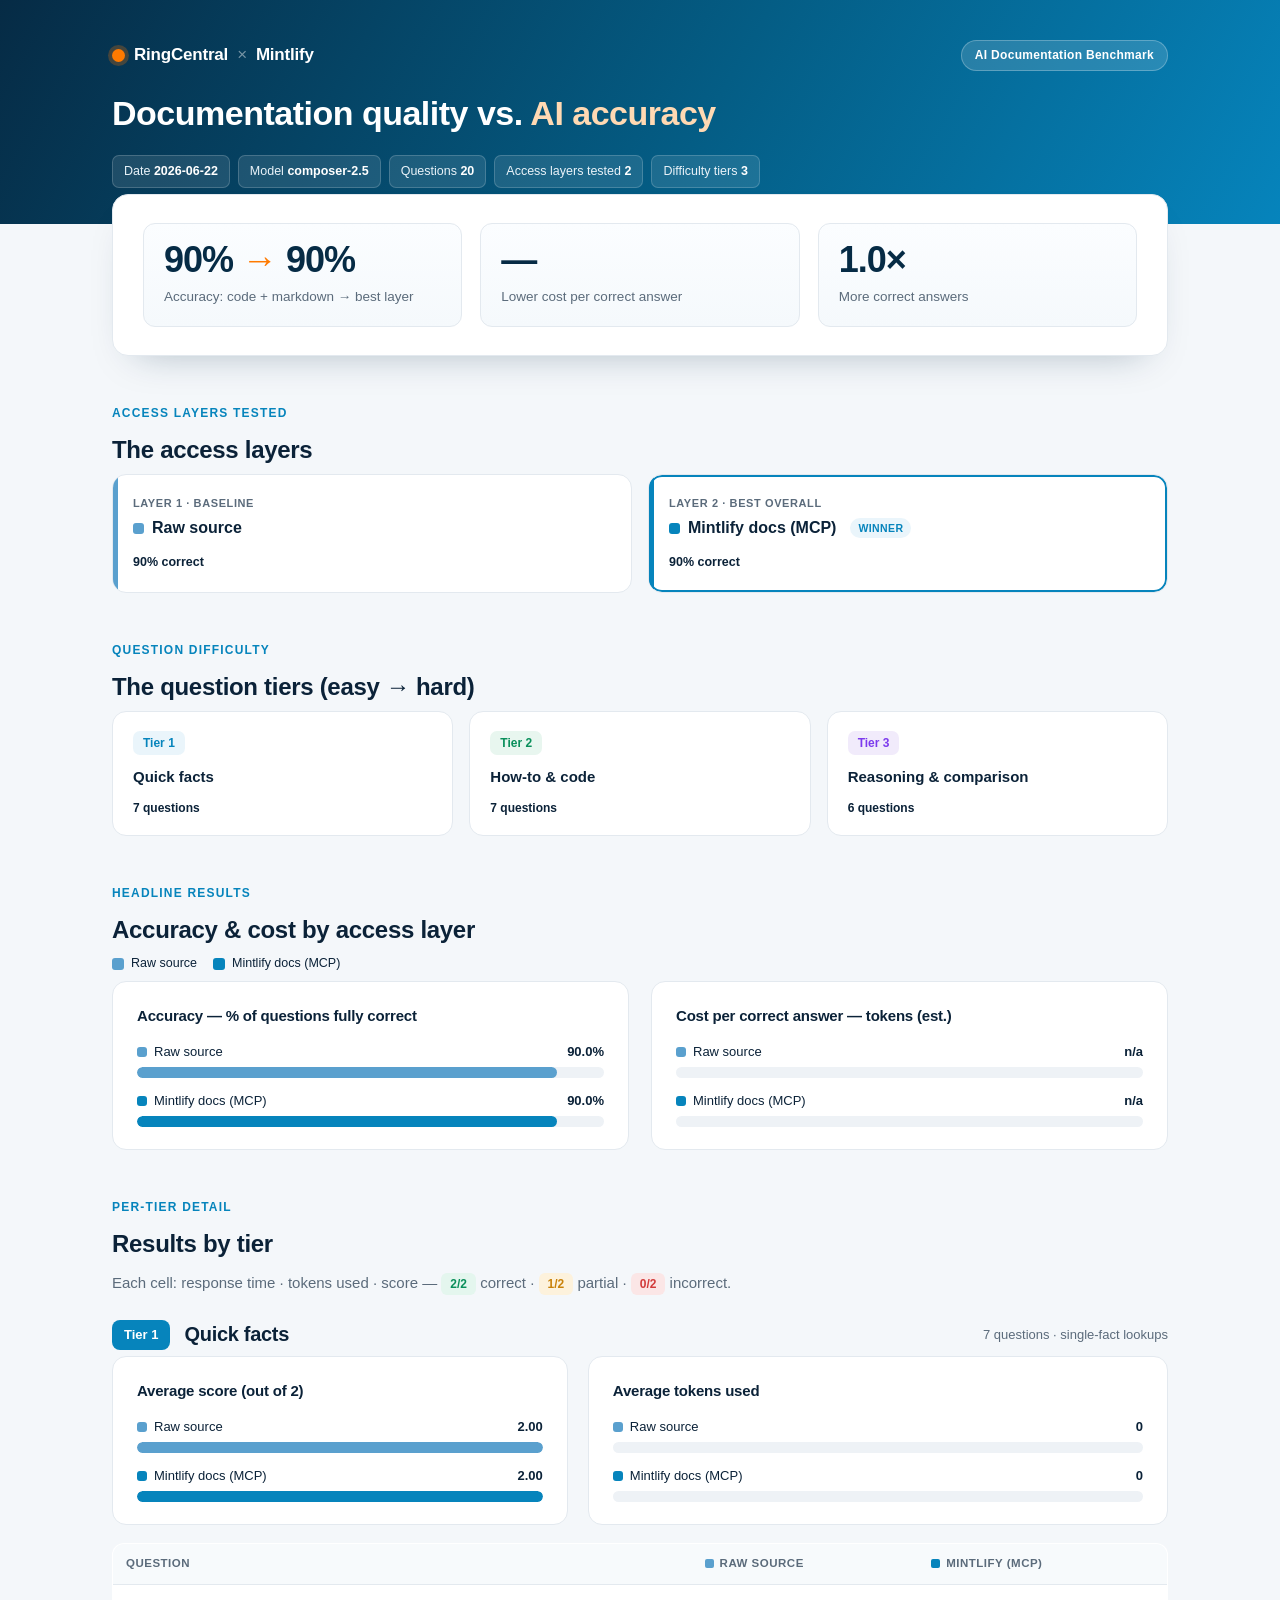
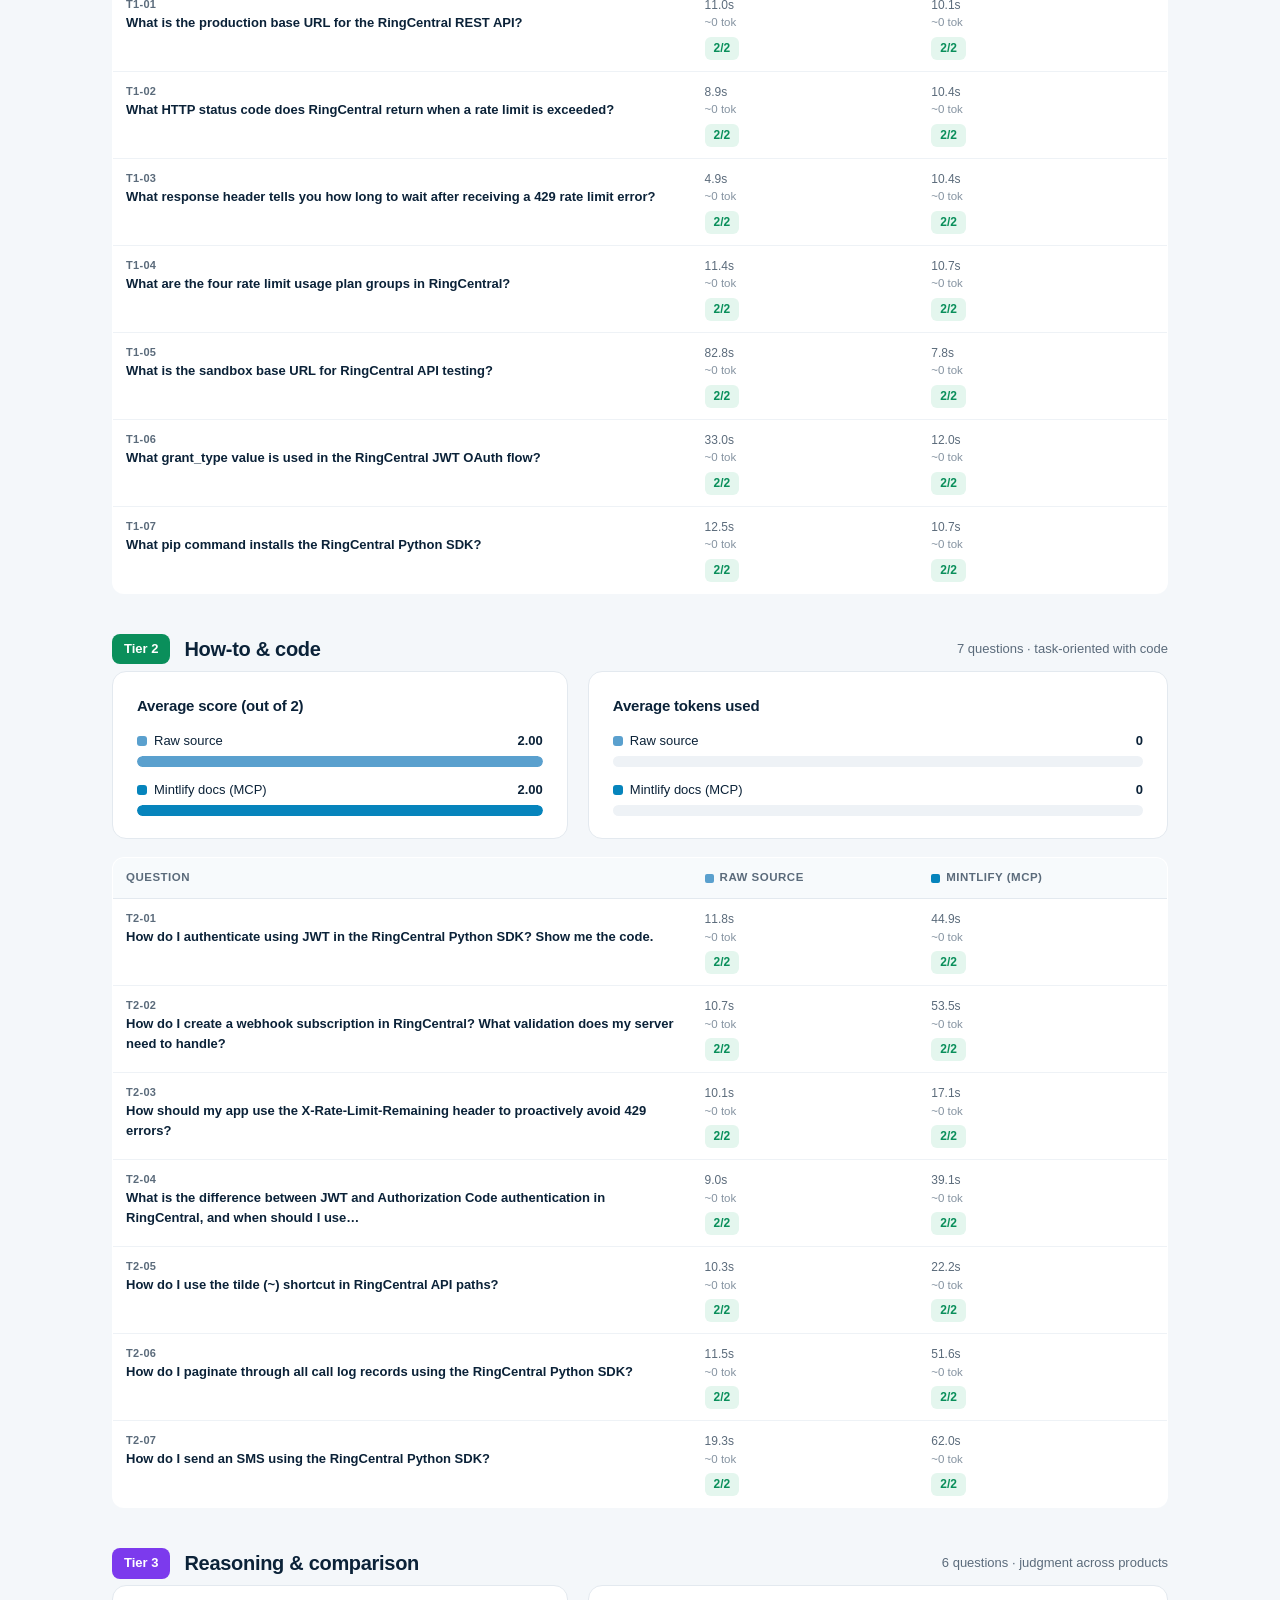
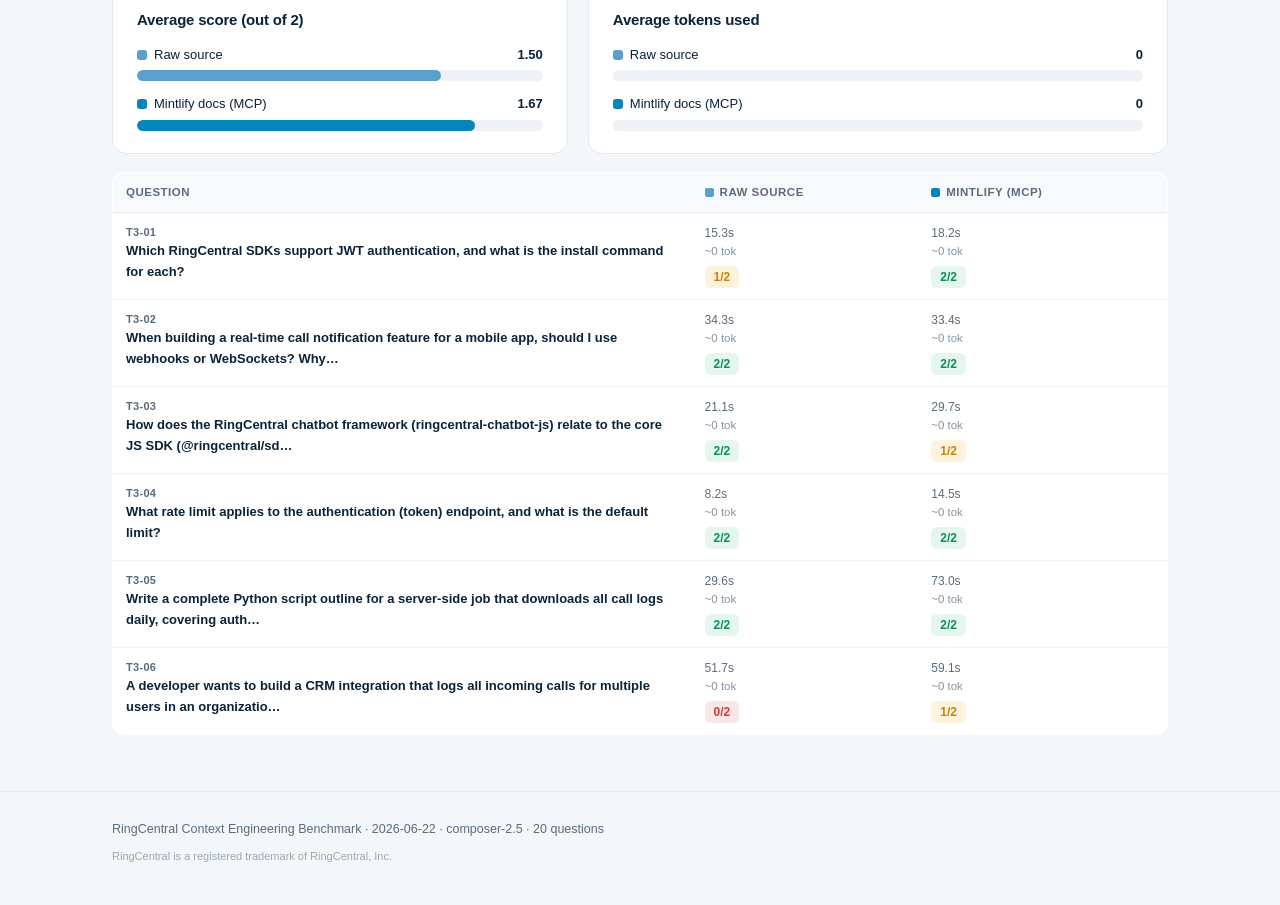
<file: benchmark/results/experiment_20260622_041331.html>
<!DOCTYPE html>
<html lang="en">
<head>
<meta charset="UTF-8">
<meta name="viewport" content="width=device-width, initial-scale=1.0">
<title>Documentation Quality vs. AI Accuracy — RingCentral Benchmark</title>
<style>
  :root{
    --rc-blue:#0684BC;--rc-blue-dark:#045d85;--rc-navy:#062b45;--rc-orange:#ff7a00;
    --ink:#0b2238;--muted:#5b6b7b;--line:#e3e9ef;--line-soft:#eef2f6;--bg:#f4f7fa;--card:#ffffff;
    --good:#0a8f5b;--warn:#c9820a;--bad:#d23b3b;
  }
  *{box-sizing:border-box;margin:0;padding:0;}
  body{font-family:-apple-system,BlinkMacSystemFont,'Segoe UI',Roboto,Helvetica,Arial,sans-serif;background:var(--bg);color:var(--ink);line-height:1.55;-webkit-font-smoothing:antialiased;}
  .header{background:linear-gradient(120deg,var(--rc-navy) 0%,var(--rc-blue-dark) 55%,var(--rc-blue) 100%);color:#fff;padding:40px 0 36px;}
  .header .inner{max-width:1120px;margin:0 auto;padding:0 32px;}
  .brand{display:flex;align-items:center;gap:12px;margin-bottom:22px;}
  .brand .logo{display:inline-flex;align-items:center;gap:9px;font-weight:800;letter-spacing:-.2px;font-size:17px;}
  .brand .dot{width:13px;height:13px;border-radius:50%;background:var(--rc-orange);box-shadow:0 0 0 4px rgba(255,122,0,.25);}
  .brand .sep{opacity:.45;font-weight:400;}
  .brand .tag{margin-left:auto;background:rgba(255,255,255,.14);border:1px solid rgba(255,255,255,.25);padding:5px 13px;border-radius:999px;font-size:12px;font-weight:600;letter-spacing:.3px;}
  .header h1{font-size:34px;line-height:1.18;font-weight:800;max-width:880px;letter-spacing:-.5px;}
  .header h1 .accent{color:#ffd9b3;}
  .runmeta{margin-top:22px;display:flex;flex-wrap:wrap;gap:8px;}
  .runmeta span{background:rgba(255,255,255,.10);border:1px solid rgba(255,255,255,.18);border-radius:7px;padding:6px 11px;font-size:12.5px;color:#eaf3f9;}
  .runmeta b{color:#fff;font-weight:700;}
  .container{max-width:1120px;margin:0 auto;padding:0 32px;}
  section{margin:48px auto;}
  .eyebrow{font-size:12px;font-weight:800;letter-spacing:1.2px;text-transform:uppercase;color:var(--rc-blue);margin-bottom:8px;}
  h2.title{font-size:24px;font-weight:800;letter-spacing:-.3px;margin-bottom:6px;}
  .section-sub{color:var(--muted);font-size:15px;max-width:760px;margin-bottom:24px;}
  .takeaway{margin-top:-30px;position:relative;z-index:2;}
  .takeaway .card{background:var(--card);border:1px solid var(--line);border-radius:16px;box-shadow:0 18px 40px -24px rgba(6,43,69,.35);padding:28px 30px;}
  .stat-row{display:grid;grid-template-columns:repeat(3,1fr);gap:18px;}
  .stat{border:1px solid var(--line);border-radius:12px;padding:18px 20px;background:linear-gradient(180deg,#fbfdff,#f5f9fc);}
  .stat .big{font-size:36px;font-weight:800;letter-spacing:-1px;color:var(--rc-navy);line-height:1;}
  .stat .big .arrow{color:var(--rc-orange);}
  .stat .cap{margin-top:9px;font-size:13.5px;color:var(--muted);}
  .grid-cards{display:grid;grid-template-columns:repeat(auto-fit,minmax(220px,1fr));gap:16px;}
  .grid-2{display:grid;grid-template-columns:1fr 1fr;gap:22px;}
  .card{background:var(--card);border:1px solid var(--line);border-radius:14px;}
  .panel{padding:22px 24px;}
  .panel h3{font-size:15px;font-weight:800;margin-bottom:14px;letter-spacing:-.2px;}
  .layer{padding:20px;border-radius:14px;border:1px solid var(--line);background:var(--card);position:relative;overflow:hidden;}
  .layer::before{content:"";position:absolute;left:0;top:0;bottom:0;width:5px;background:var(--lc);}
  .layer .step{font-size:11px;font-weight:800;letter-spacing:.6px;text-transform:uppercase;color:var(--muted);}
  .layer .name{font-size:16px;font-weight:800;margin:4px 0 8px;display:flex;align-items:center;gap:8px;}
  .layer .swatch{width:11px;height:11px;border-radius:3px;background:var(--lc);flex:none;}
  .layer .meta{margin-top:12px;font-size:12.5px;color:var(--ink);font-weight:600;}
  .layer.is-winner{box-shadow:0 0 0 2px var(--rc-blue) inset;}
  .pill{display:inline-block;font-size:10.5px;font-weight:800;letter-spacing:.4px;text-transform:uppercase;padding:2px 8px;border-radius:999px;background:#eaf5fb;color:var(--rc-blue);margin-left:6px;vertical-align:middle;}
  .pill.orange{background:#fff0e3;color:#c85e00;}
  .tcard{padding:18px 20px;border-radius:14px;border:1px solid var(--line);background:var(--card);}
  .tcard .badge{display:inline-block;font-size:12px;font-weight:800;padding:3px 10px;border-radius:7px;margin-bottom:10px;}
  .tcard .name{font-weight:800;font-size:15px;margin-bottom:6px;}
  .tcard .count{margin-top:10px;font-size:12px;color:var(--muted);}
  .tcard .count b{color:var(--ink);}
  .bar{margin-bottom:13px;}
  .bar:last-child{margin-bottom:0;}
  .bar .lab{display:flex;justify-content:space-between;gap:14px;font-size:13px;margin-bottom:5px;}
  .bar .lab .n{color:var(--ink);display:flex;align-items:center;gap:7px;}
  .bar .lab .n .sw{width:10px;height:10px;border-radius:3px;flex:none;}
  .bar .lab .v{font-weight:700;color:var(--ink);}
  .track{height:11px;background:#eef2f6;border-radius:6px;overflow:hidden;}
  .fill{height:100%;border-radius:6px;}
  .legend{display:flex;flex-wrap:wrap;gap:16px;margin-bottom:8px;}
  .legend .item{display:flex;align-items:center;gap:7px;font-size:12.5px;color:var(--ink);}
  .legend .sw{width:12px;height:12px;border-radius:3px;}
  .tier-head{display:flex;align-items:center;gap:14px;flex-wrap:wrap;margin-bottom:6px;}
  .tier-head .chip{font-size:13px;font-weight:800;color:#fff;padding:5px 12px;border-radius:8px;}
  .tier-head h3{font-size:20px;font-weight:800;letter-spacing:-.3px;}
  .tier-head .qn{font-size:13px;color:var(--muted);margin-left:auto;}
  .tier-block{margin-bottom:40px;}
  .mini-grid{display:grid;grid-template-columns:1.1fr 1.4fr;gap:20px;margin-bottom:18px;}
  table{width:100%;border-collapse:collapse;background:var(--card);border:1px solid var(--line);border-radius:12px;overflow:hidden;}
  th{background:#f7fafc;text-align:left;font-size:11.5px;text-transform:uppercase;letter-spacing:.5px;color:var(--muted);padding:11px 13px;border-bottom:1px solid var(--line);font-weight:800;}
  th .csw{display:inline-block;width:9px;height:9px;border-radius:2px;margin-right:6px;vertical-align:middle;}
  td{padding:11px 13px;font-size:13px;border-bottom:1px solid var(--line-soft);vertical-align:top;color:var(--ink);}
  tr:last-child td{border-bottom:none;}
  tbody tr:hover td{background:#fafcfe;}
  td.q{color:var(--ink);font-weight:600;max-width:320px;}
  .qid{font-size:11px;font-weight:800;color:var(--muted);letter-spacing:.3px;}
  .cell .t{font-size:12px;color:var(--muted);}
  .cell .tok{font-size:11.5px;color:#8593a1;}
  .score{display:inline-block;margin-top:5px;padding:2px 9px;border-radius:6px;font-weight:800;font-size:12px;}
  .s2{background:#e4f6ee;color:var(--good);}
  .s1{background:#fdf2dc;color:var(--warn);}
  .s0{background:#fbe6e6;color:var(--bad);}
  .footer{border-top:1px solid var(--line);margin-top:56px;padding:28px 0 40px;}
  .footer .inner{max-width:1120px;margin:0 auto;padding:0 32px;color:var(--muted);font-size:12.5px;}
  .footer .legal{margin-top:8px;font-size:11px;color:#9aa7b3;}
  @media (max-width:900px){.header h1{font-size:26px;}.grid-2,.stat-row,.mini-grid{grid-template-columns:1fr;}.container,.header .inner,.footer .inner{padding-left:18px;padding-right:18px;}table{display:block;overflow-x:auto;white-space:nowrap;}}
</style>
</head>
<body>
<div class="header">
  <div class="inner">
    <div class="brand">
      <span class="logo"><span class="dot"></span>RingCentral <span class="sep">&times;</span> Mintlify</span>
      <span class="tag">AI Documentation Benchmark</span>
    </div>
    <h1>Documentation quality vs. <span class="accent">AI accuracy</span></h1>
    <div class="runmeta">
      <span>Date <b>2026-06-22</b></span>
      <span>Model <b>composer-2.5</b></span>
      <span>Questions <b>20</b></span>
      <span>Access layers tested <b>2</b></span>
      <span>Difficulty tiers <b>3</b></span>
    </div>
  </div>
</div>
<div class="container">
  <section class="takeaway">
    <div class="card">
      <div class="stat-row">
        <div class="stat"><div class="big">90% <span class='arrow'>&rarr;</span> 90%</div><div class="cap">Accuracy: code + markdown &rarr; best layer</div></div>
        <div class="stat"><div class="big">&mdash;</div><div class="cap">Lower cost per correct answer</div></div>
        <div class="stat"><div class="big">1.0&times;</div><div class="cap">More correct answers</div></div>
      </div>
    </div>
  </section>

  <section>
    <div class="eyebrow">Access layers tested</div>
    <h2 class="title">The access layers</h2>
    <div class="grid-cards">
      <div class="layer" style="--lc:#5aa0ce">
        <div class="step">Layer 1 &middot; Baseline</div>
        <div class="name"><span class="swatch"></span>Raw source</div>
        <div class="meta">90% correct</div>
      </div>
      <div class="layer is-winner" style="--lc:#0684bc">
        <div class="step">Layer 2 &middot; Best overall</div>
        <div class="name"><span class="swatch"></span>Mintlify docs (MCP) <span class="pill">winner</span></div>
        <div class="meta">90% correct</div>
      </div>
    </div>
  </section>

  <section>
    <div class="eyebrow">Question difficulty</div>
    <h2 class="title">The question tiers (easy &rarr; hard)</h2>
    <div class="grid-cards">
      <div class="tcard">
        <span class="badge" style="background:#eaf5fb;color:#0684bc;">Tier 1</span>
        <div class="name">Quick facts</div>
        <div class="count"><b>7 questions</b></div>
      </div>
      <div class="tcard">
        <span class="badge" style="background:#e8f6ef;color:#0a8f5b;">Tier 2</span>
        <div class="name">How-to &amp; code</div>
        <div class="count"><b>7 questions</b></div>
      </div>
      <div class="tcard">
        <span class="badge" style="background:#f1ebfb;color:#7c3aed;">Tier 3</span>
        <div class="name">Reasoning &amp; comparison</div>
        <div class="count"><b>6 questions</b></div>
      </div>
    </div>
  </section>

  <section>
    <div class="eyebrow">Headline results</div>
    <h2 class="title">Accuracy &amp; cost by access layer</h2>
    <div class="legend"><div class="item"><span class="sw" style="background:#5aa0ce"></span>Raw source</div><div class="item"><span class="sw" style="background:#0684bc"></span>Mintlify docs (MCP)</div></div>
    <div class="grid-2">
      <div class="card panel"><h3>Accuracy — % of questions fully correct</h3><div class="bar"><div class="lab"><span class="n"><span class="sw" style="background:#5aa0ce"></span>Raw source</span><span class="v">90.0%</span></div><div class="track"><div class="fill" style="width:90.0%;background:#5aa0ce"></div></div></div><div class="bar"><div class="lab"><span class="n"><span class="sw" style="background:#0684bc"></span>Mintlify docs (MCP)</span><span class="v">90.0%</span></div><div class="track"><div class="fill" style="width:90.0%;background:#0684bc"></div></div></div></div>
      <div class="card panel"><h3>Cost per correct answer — tokens (est.)</h3><div class="bar"><div class="lab"><span class="n"><span class="sw" style="background:#5aa0ce"></span>Raw source</span><span class="v">n/a</span></div><div class="track"><div class="fill" style="width:0.0%;background:#5aa0ce"></div></div></div><div class="bar"><div class="lab"><span class="n"><span class="sw" style="background:#0684bc"></span>Mintlify docs (MCP)</span><span class="v">n/a</span></div><div class="track"><div class="fill" style="width:0.0%;background:#0684bc"></div></div></div></div>
    </div>
  </section>

  <section>
    <div class="eyebrow">Per-tier detail</div>
    <h2 class="title">Results by tier</h2>
    <p class="section-sub">Each cell: response time &middot; tokens used &middot; score — <span class="score s2">2/2</span> correct &middot; <span class="score s1">1/2</span> partial &middot; <span class="score s0">0/2</span> incorrect.</p>
    
    <div class="tier-block">
      <div class="tier-head">
        <span class="chip" style="background:#0684bc">Tier 1</span>
        <h3>Quick facts</h3>
        <span class="qn">7 questions &middot; single-fact lookups</span>
      </div>
      <div class="mini-grid">
        <div class="card panel"><h3>Average score (out of 2)</h3><div class="bar"><div class="lab"><span class="n"><span class="sw" style="background:#5aa0ce"></span>Raw source</span><span class="v">2.00</span></div><div class="track"><div class="fill" style="width:100.0%;background:#5aa0ce"></div></div></div><div class="bar"><div class="lab"><span class="n"><span class="sw" style="background:#0684bc"></span>Mintlify docs (MCP)</span><span class="v">2.00</span></div><div class="track"><div class="fill" style="width:100.0%;background:#0684bc"></div></div></div></div>
        <div class="card panel"><h3>Average tokens used</h3><div class="bar"><div class="lab"><span class="n"><span class="sw" style="background:#5aa0ce"></span>Raw source</span><span class="v">0</span></div><div class="track"><div class="fill" style="width:0.0%;background:#5aa0ce"></div></div></div><div class="bar"><div class="lab"><span class="n"><span class="sw" style="background:#0684bc"></span>Mintlify docs (MCP)</span><span class="v">0</span></div><div class="track"><div class="fill" style="width:0.0%;background:#0684bc"></div></div></div></div>
      </div>
      <table>
        <thead><tr><th>Question</th><th><span class="csw" style="background:#5aa0ce"></span>Raw source</th><th><span class="csw" style="background:#0684bc"></span>Mintlify (MCP)</th></tr></thead>
        <tbody><tr><td class="q"><div class="qid">T1-01</div>What is the production base URL for the RingCentral REST API?</td><td class="cell"><div class="t">11.0s</div><div class="tok">~0 tok</div><span class="score s2">2/2</span></td><td class="cell"><div class="t">10.1s</div><div class="tok">~0 tok</div><span class="score s2">2/2</span></td></tr><tr><td class="q"><div class="qid">T1-02</div>What HTTP status code does RingCentral return when a rate limit is exceeded?</td><td class="cell"><div class="t">8.9s</div><div class="tok">~0 tok</div><span class="score s2">2/2</span></td><td class="cell"><div class="t">10.4s</div><div class="tok">~0 tok</div><span class="score s2">2/2</span></td></tr><tr><td class="q"><div class="qid">T1-03</div>What response header tells you how long to wait after receiving a 429 rate limit error?</td><td class="cell"><div class="t">4.9s</div><div class="tok">~0 tok</div><span class="score s2">2/2</span></td><td class="cell"><div class="t">10.4s</div><div class="tok">~0 tok</div><span class="score s2">2/2</span></td></tr><tr><td class="q"><div class="qid">T1-04</div>What are the four rate limit usage plan groups in RingCentral?</td><td class="cell"><div class="t">11.4s</div><div class="tok">~0 tok</div><span class="score s2">2/2</span></td><td class="cell"><div class="t">10.7s</div><div class="tok">~0 tok</div><span class="score s2">2/2</span></td></tr><tr><td class="q"><div class="qid">T1-05</div>What is the sandbox base URL for RingCentral API testing?</td><td class="cell"><div class="t">82.8s</div><div class="tok">~0 tok</div><span class="score s2">2/2</span></td><td class="cell"><div class="t">7.8s</div><div class="tok">~0 tok</div><span class="score s2">2/2</span></td></tr><tr><td class="q"><div class="qid">T1-06</div>What grant_type value is used in the RingCentral JWT OAuth flow?</td><td class="cell"><div class="t">33.0s</div><div class="tok">~0 tok</div><span class="score s2">2/2</span></td><td class="cell"><div class="t">12.0s</div><div class="tok">~0 tok</div><span class="score s2">2/2</span></td></tr><tr><td class="q"><div class="qid">T1-07</div>What pip command installs the RingCentral Python SDK?</td><td class="cell"><div class="t">12.5s</div><div class="tok">~0 tok</div><span class="score s2">2/2</span></td><td class="cell"><div class="t">10.7s</div><div class="tok">~0 tok</div><span class="score s2">2/2</span></td></tr></tbody>
      </table>
    </div>
    <div class="tier-block">
      <div class="tier-head">
        <span class="chip" style="background:#0a8f5b">Tier 2</span>
        <h3>How-to &amp; code</h3>
        <span class="qn">7 questions &middot; task-oriented with code</span>
      </div>
      <div class="mini-grid">
        <div class="card panel"><h3>Average score (out of 2)</h3><div class="bar"><div class="lab"><span class="n"><span class="sw" style="background:#5aa0ce"></span>Raw source</span><span class="v">2.00</span></div><div class="track"><div class="fill" style="width:100.0%;background:#5aa0ce"></div></div></div><div class="bar"><div class="lab"><span class="n"><span class="sw" style="background:#0684bc"></span>Mintlify docs (MCP)</span><span class="v">2.00</span></div><div class="track"><div class="fill" style="width:100.0%;background:#0684bc"></div></div></div></div>
        <div class="card panel"><h3>Average tokens used</h3><div class="bar"><div class="lab"><span class="n"><span class="sw" style="background:#5aa0ce"></span>Raw source</span><span class="v">0</span></div><div class="track"><div class="fill" style="width:0.0%;background:#5aa0ce"></div></div></div><div class="bar"><div class="lab"><span class="n"><span class="sw" style="background:#0684bc"></span>Mintlify docs (MCP)</span><span class="v">0</span></div><div class="track"><div class="fill" style="width:0.0%;background:#0684bc"></div></div></div></div>
      </div>
      <table>
        <thead><tr><th>Question</th><th><span class="csw" style="background:#5aa0ce"></span>Raw source</th><th><span class="csw" style="background:#0684bc"></span>Mintlify (MCP)</th></tr></thead>
        <tbody><tr><td class="q"><div class="qid">T2-01</div>How do I authenticate using JWT in the RingCentral Python SDK? Show me the code.</td><td class="cell"><div class="t">11.8s</div><div class="tok">~0 tok</div><span class="score s2">2/2</span></td><td class="cell"><div class="t">44.9s</div><div class="tok">~0 tok</div><span class="score s2">2/2</span></td></tr><tr><td class="q"><div class="qid">T2-02</div>How do I create a webhook subscription in RingCentral? What validation does my server need to handle?</td><td class="cell"><div class="t">10.7s</div><div class="tok">~0 tok</div><span class="score s2">2/2</span></td><td class="cell"><div class="t">53.5s</div><div class="tok">~0 tok</div><span class="score s2">2/2</span></td></tr><tr><td class="q"><div class="qid">T2-03</div>How should my app use the X-Rate-Limit-Remaining header to proactively avoid 429 errors?</td><td class="cell"><div class="t">10.1s</div><div class="tok">~0 tok</div><span class="score s2">2/2</span></td><td class="cell"><div class="t">17.1s</div><div class="tok">~0 tok</div><span class="score s2">2/2</span></td></tr><tr><td class="q"><div class="qid">T2-04</div>What is the difference between JWT and Authorization Code authentication in RingCentral, and when should I use…</td><td class="cell"><div class="t">9.0s</div><div class="tok">~0 tok</div><span class="score s2">2/2</span></td><td class="cell"><div class="t">39.1s</div><div class="tok">~0 tok</div><span class="score s2">2/2</span></td></tr><tr><td class="q"><div class="qid">T2-05</div>How do I use the tilde (~) shortcut in RingCentral API paths?</td><td class="cell"><div class="t">10.3s</div><div class="tok">~0 tok</div><span class="score s2">2/2</span></td><td class="cell"><div class="t">22.2s</div><div class="tok">~0 tok</div><span class="score s2">2/2</span></td></tr><tr><td class="q"><div class="qid">T2-06</div>How do I paginate through all call log records using the RingCentral Python SDK?</td><td class="cell"><div class="t">11.5s</div><div class="tok">~0 tok</div><span class="score s2">2/2</span></td><td class="cell"><div class="t">51.6s</div><div class="tok">~0 tok</div><span class="score s2">2/2</span></td></tr><tr><td class="q"><div class="qid">T2-07</div>How do I send an SMS using the RingCentral Python SDK?</td><td class="cell"><div class="t">19.3s</div><div class="tok">~0 tok</div><span class="score s2">2/2</span></td><td class="cell"><div class="t">62.0s</div><div class="tok">~0 tok</div><span class="score s2">2/2</span></td></tr></tbody>
      </table>
    </div>
    <div class="tier-block">
      <div class="tier-head">
        <span class="chip" style="background:#7c3aed">Tier 3</span>
        <h3>Reasoning &amp; comparison</h3>
        <span class="qn">6 questions &middot; judgment across products</span>
      </div>
      <div class="mini-grid">
        <div class="card panel"><h3>Average score (out of 2)</h3><div class="bar"><div class="lab"><span class="n"><span class="sw" style="background:#5aa0ce"></span>Raw source</span><span class="v">1.50</span></div><div class="track"><div class="fill" style="width:75.0%;background:#5aa0ce"></div></div></div><div class="bar"><div class="lab"><span class="n"><span class="sw" style="background:#0684bc"></span>Mintlify docs (MCP)</span><span class="v">1.67</span></div><div class="track"><div class="fill" style="width:83.3%;background:#0684bc"></div></div></div></div>
        <div class="card panel"><h3>Average tokens used</h3><div class="bar"><div class="lab"><span class="n"><span class="sw" style="background:#5aa0ce"></span>Raw source</span><span class="v">0</span></div><div class="track"><div class="fill" style="width:0.0%;background:#5aa0ce"></div></div></div><div class="bar"><div class="lab"><span class="n"><span class="sw" style="background:#0684bc"></span>Mintlify docs (MCP)</span><span class="v">0</span></div><div class="track"><div class="fill" style="width:0.0%;background:#0684bc"></div></div></div></div>
      </div>
      <table>
        <thead><tr><th>Question</th><th><span class="csw" style="background:#5aa0ce"></span>Raw source</th><th><span class="csw" style="background:#0684bc"></span>Mintlify (MCP)</th></tr></thead>
        <tbody><tr><td class="q"><div class="qid">T3-01</div>Which RingCentral SDKs support JWT authentication, and what is the install command for each?</td><td class="cell"><div class="t">15.3s</div><div class="tok">~0 tok</div><span class="score s1">1/2</span></td><td class="cell"><div class="t">18.2s</div><div class="tok">~0 tok</div><span class="score s2">2/2</span></td></tr><tr><td class="q"><div class="qid">T3-02</div>When building a real-time call notification feature for a mobile app, should I use webhooks or WebSockets? Why…</td><td class="cell"><div class="t">34.3s</div><div class="tok">~0 tok</div><span class="score s2">2/2</span></td><td class="cell"><div class="t">33.4s</div><div class="tok">~0 tok</div><span class="score s2">2/2</span></td></tr><tr><td class="q"><div class="qid">T3-03</div>How does the RingCentral chatbot framework (ringcentral-chatbot-js) relate to the core JS SDK (@ringcentral/sd…</td><td class="cell"><div class="t">21.1s</div><div class="tok">~0 tok</div><span class="score s2">2/2</span></td><td class="cell"><div class="t">29.7s</div><div class="tok">~0 tok</div><span class="score s1">1/2</span></td></tr><tr><td class="q"><div class="qid">T3-04</div>What rate limit applies to the authentication (token) endpoint, and what is the default limit?</td><td class="cell"><div class="t">8.2s</div><div class="tok">~0 tok</div><span class="score s2">2/2</span></td><td class="cell"><div class="t">14.5s</div><div class="tok">~0 tok</div><span class="score s2">2/2</span></td></tr><tr><td class="q"><div class="qid">T3-05</div>Write a complete Python script outline for a server-side job that downloads all call logs daily, covering auth…</td><td class="cell"><div class="t">29.6s</div><div class="tok">~0 tok</div><span class="score s2">2/2</span></td><td class="cell"><div class="t">73.0s</div><div class="tok">~0 tok</div><span class="score s2">2/2</span></td></tr><tr><td class="q"><div class="qid">T3-06</div>A developer wants to build a CRM integration that logs all incoming calls for multiple users in an organizatio…</td><td class="cell"><div class="t">51.7s</div><div class="tok">~0 tok</div><span class="score s0">0/2</span></td><td class="cell"><div class="t">59.1s</div><div class="tok">~0 tok</div><span class="score s1">1/2</span></td></tr></tbody>
      </table>
    </div>
  </section>
</div>
<div class="footer">
  <div class="inner">
    RingCentral Context Engineering Benchmark &middot; 2026-06-22 &middot; composer-2.5 &middot; 20 questions
    <div class="legal">RingCentral is a registered trademark of RingCentral, Inc.</div>
  </div>
</div>
</body>
</html>
</file>
